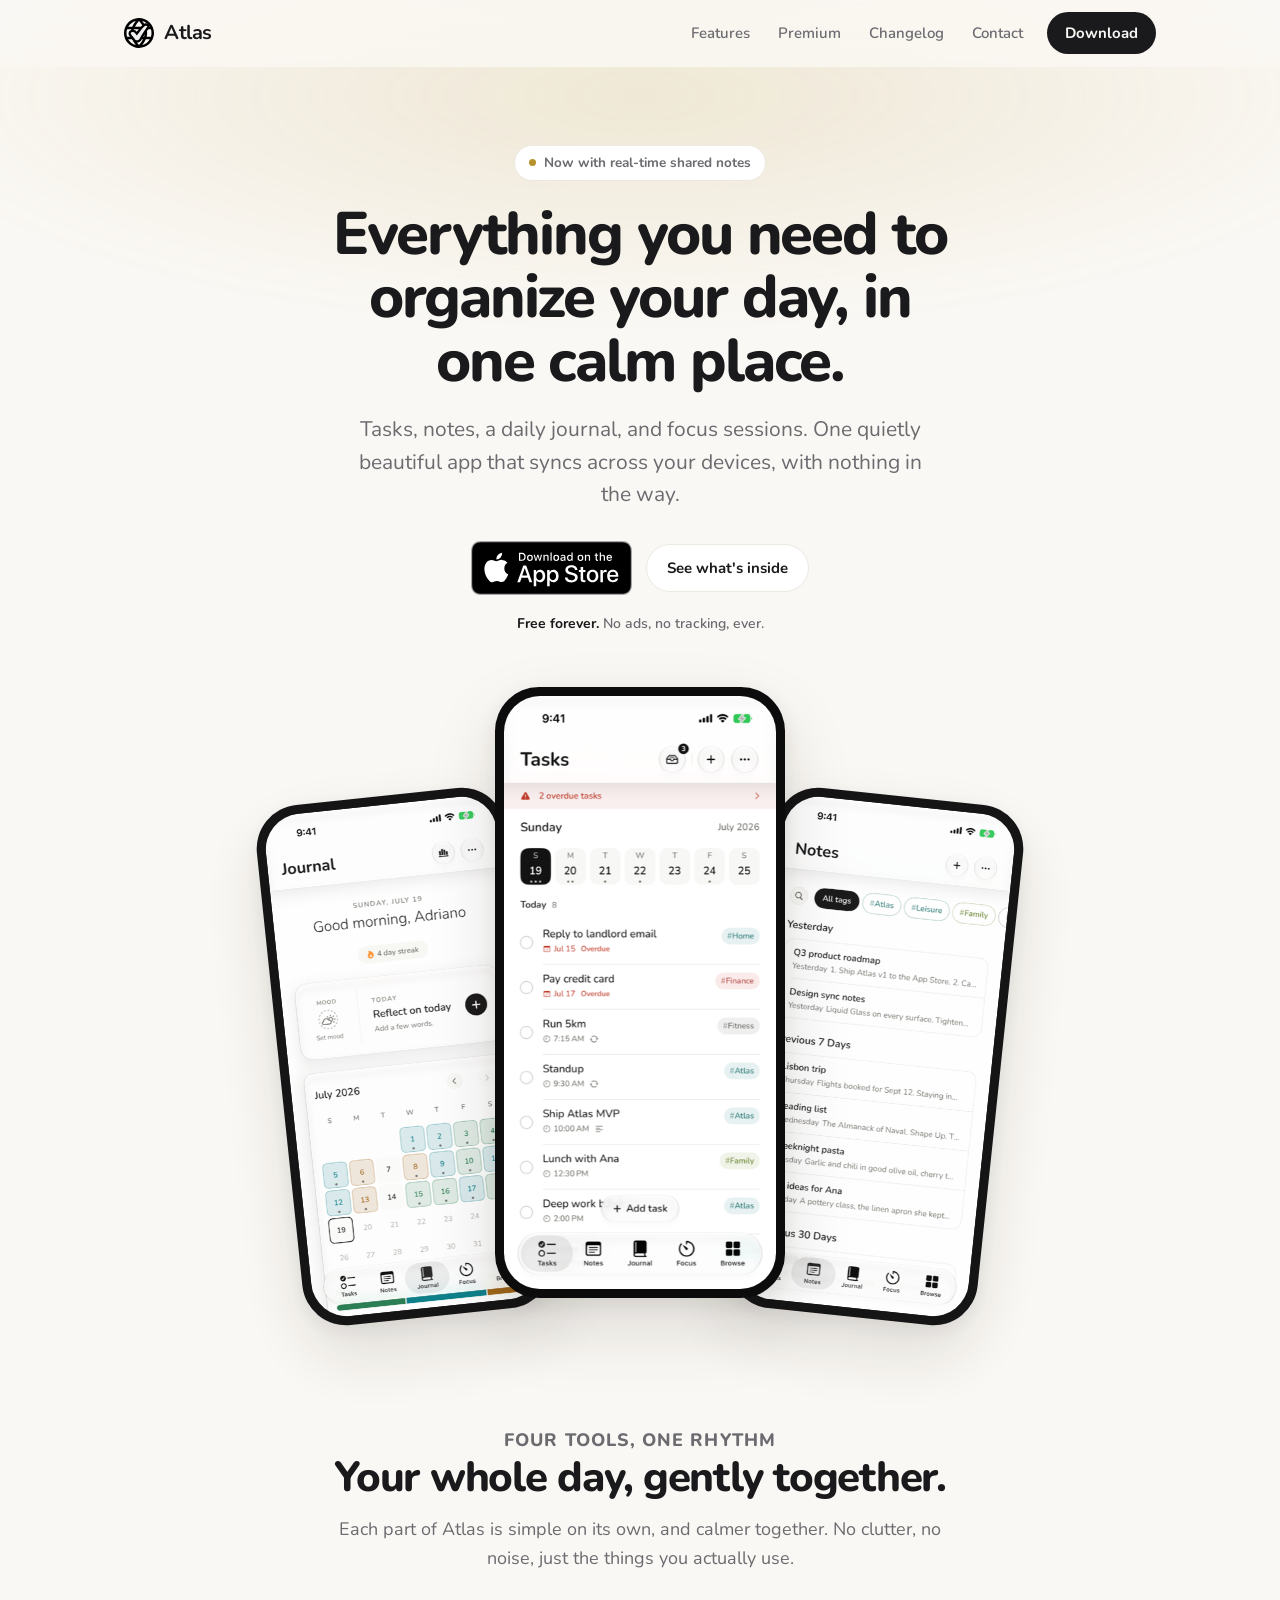
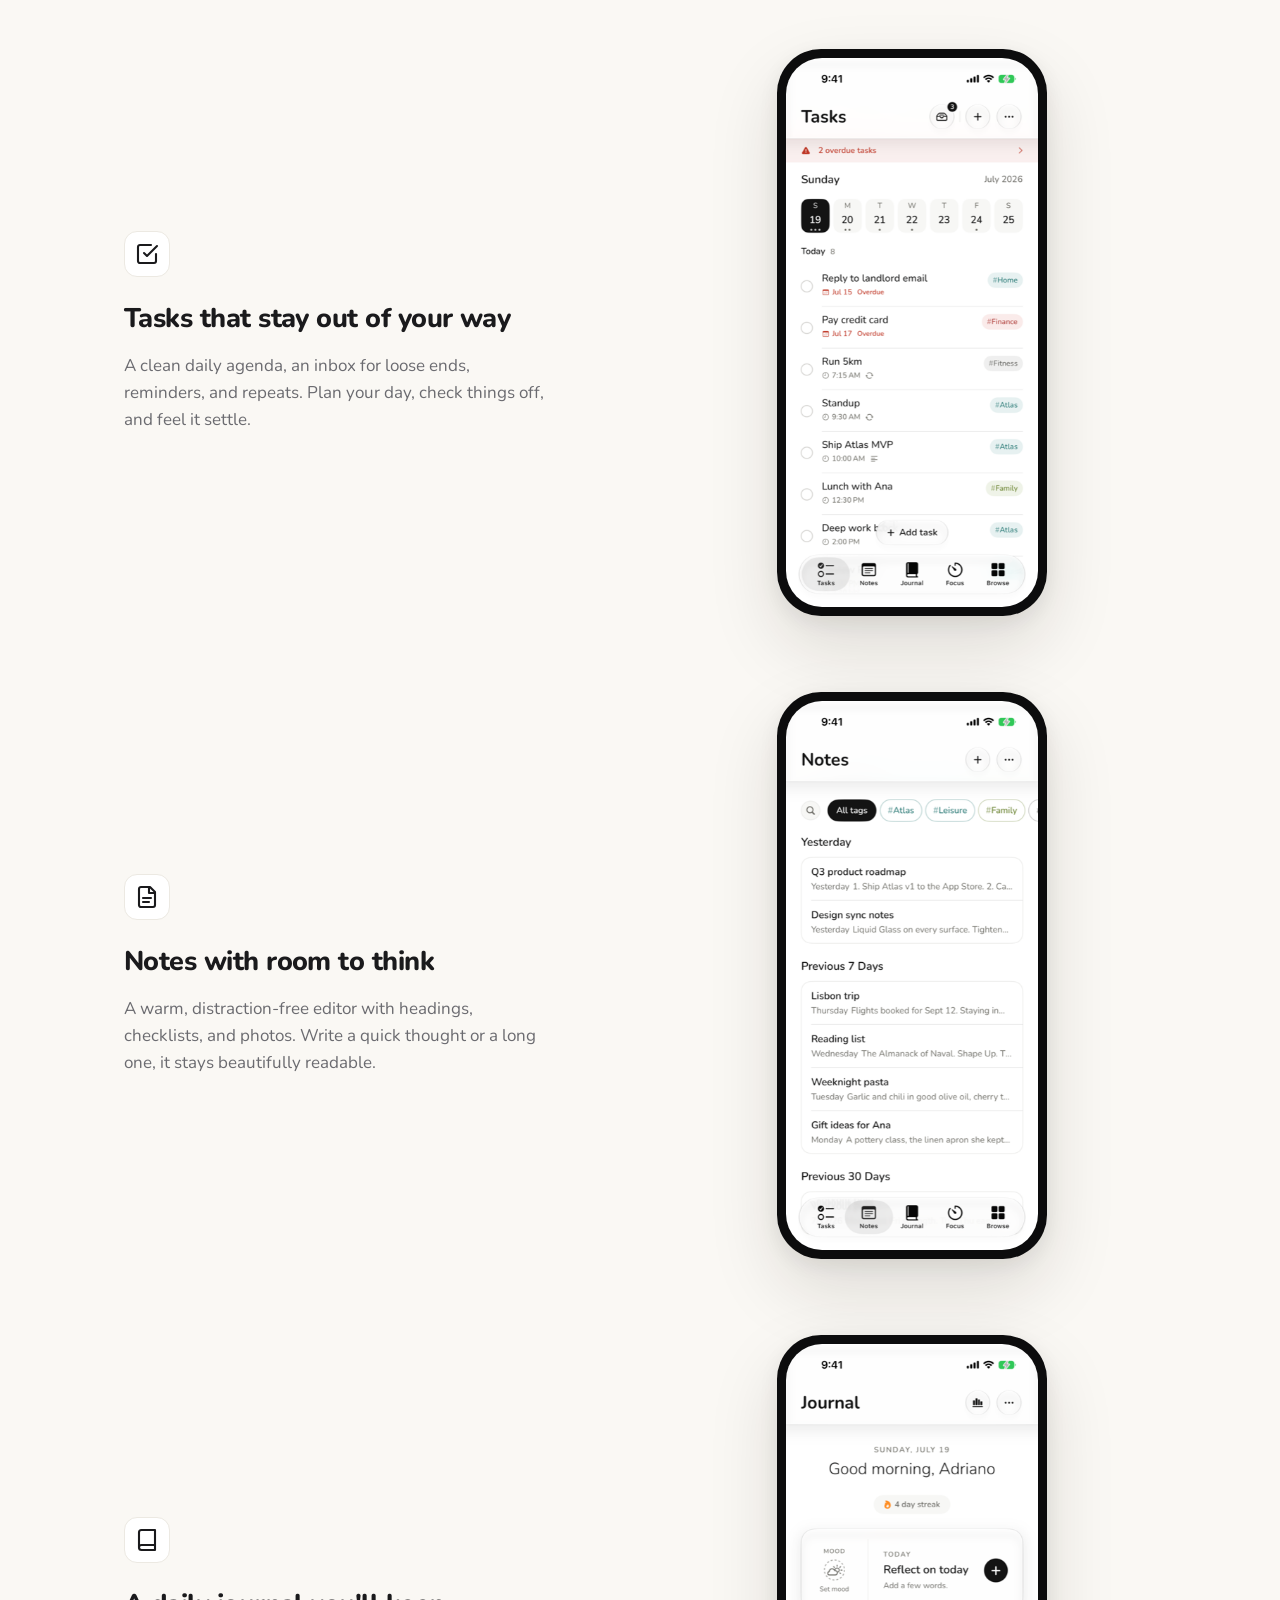
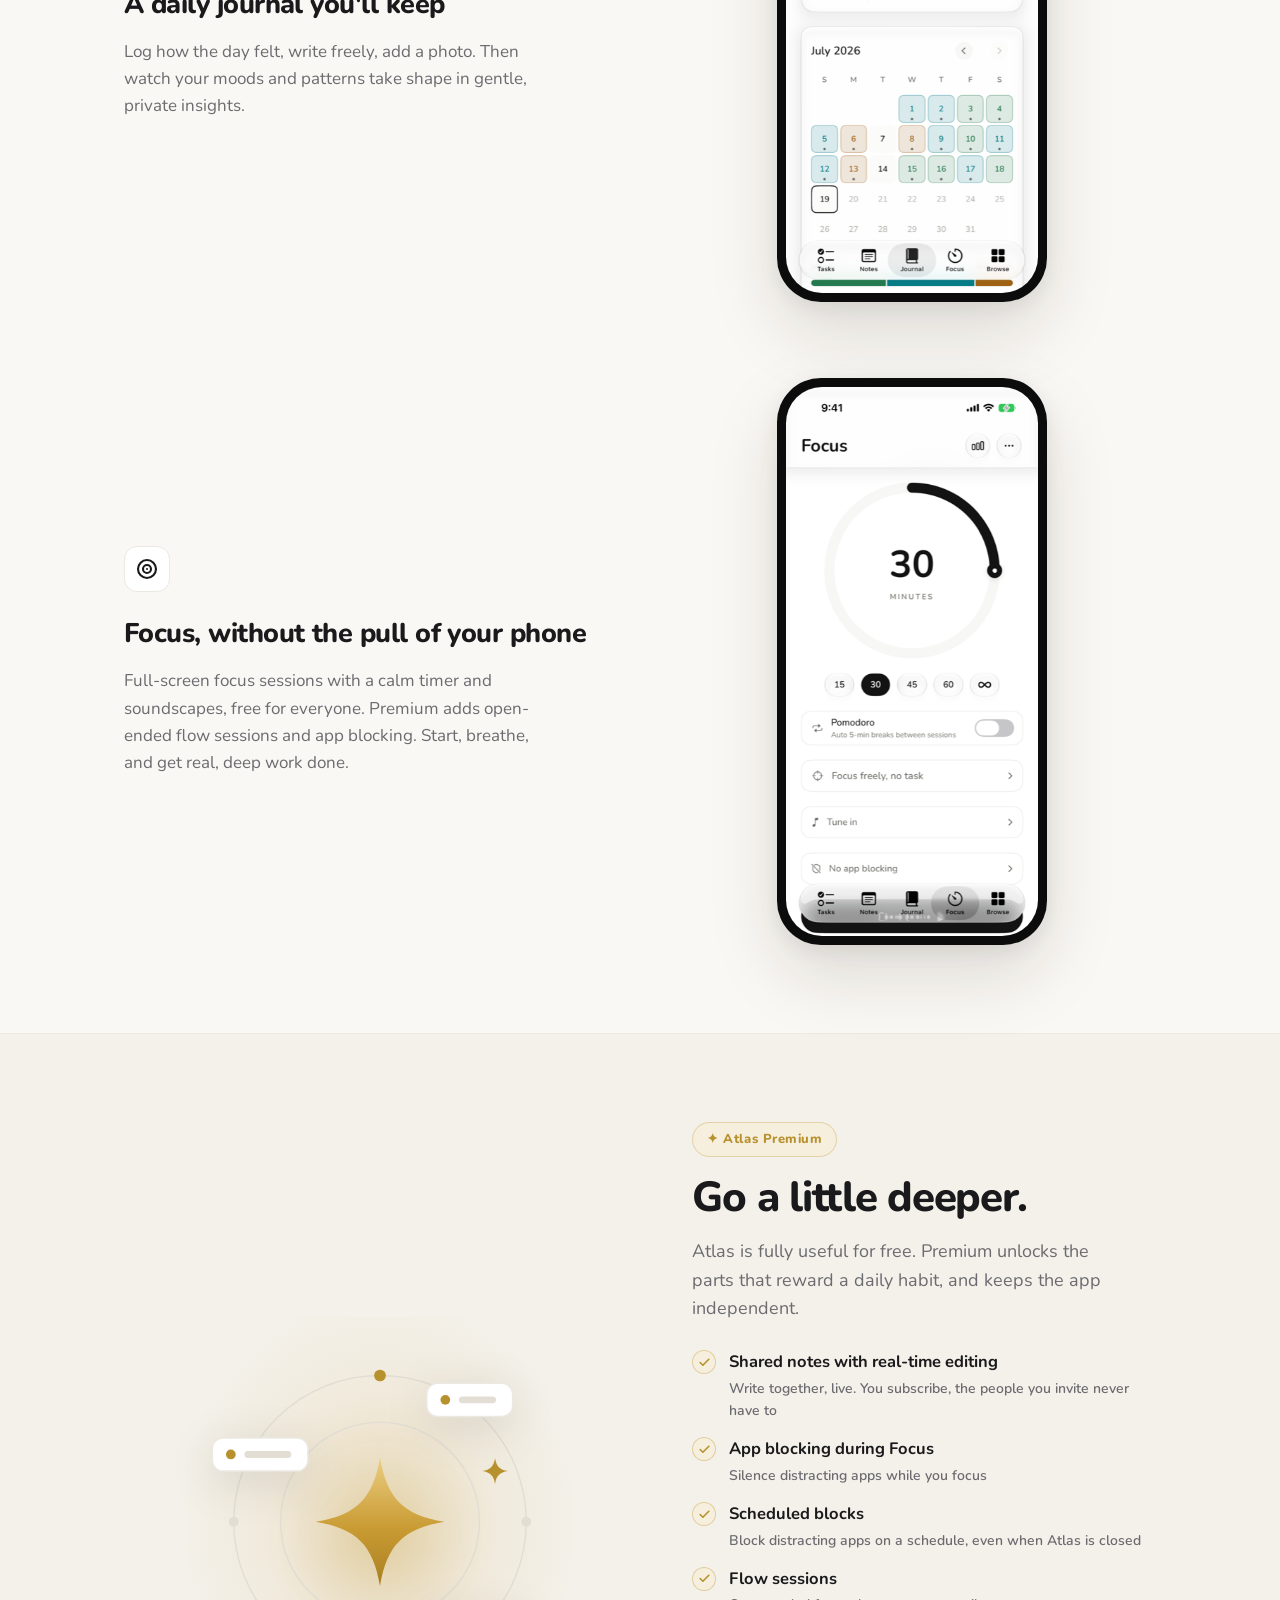
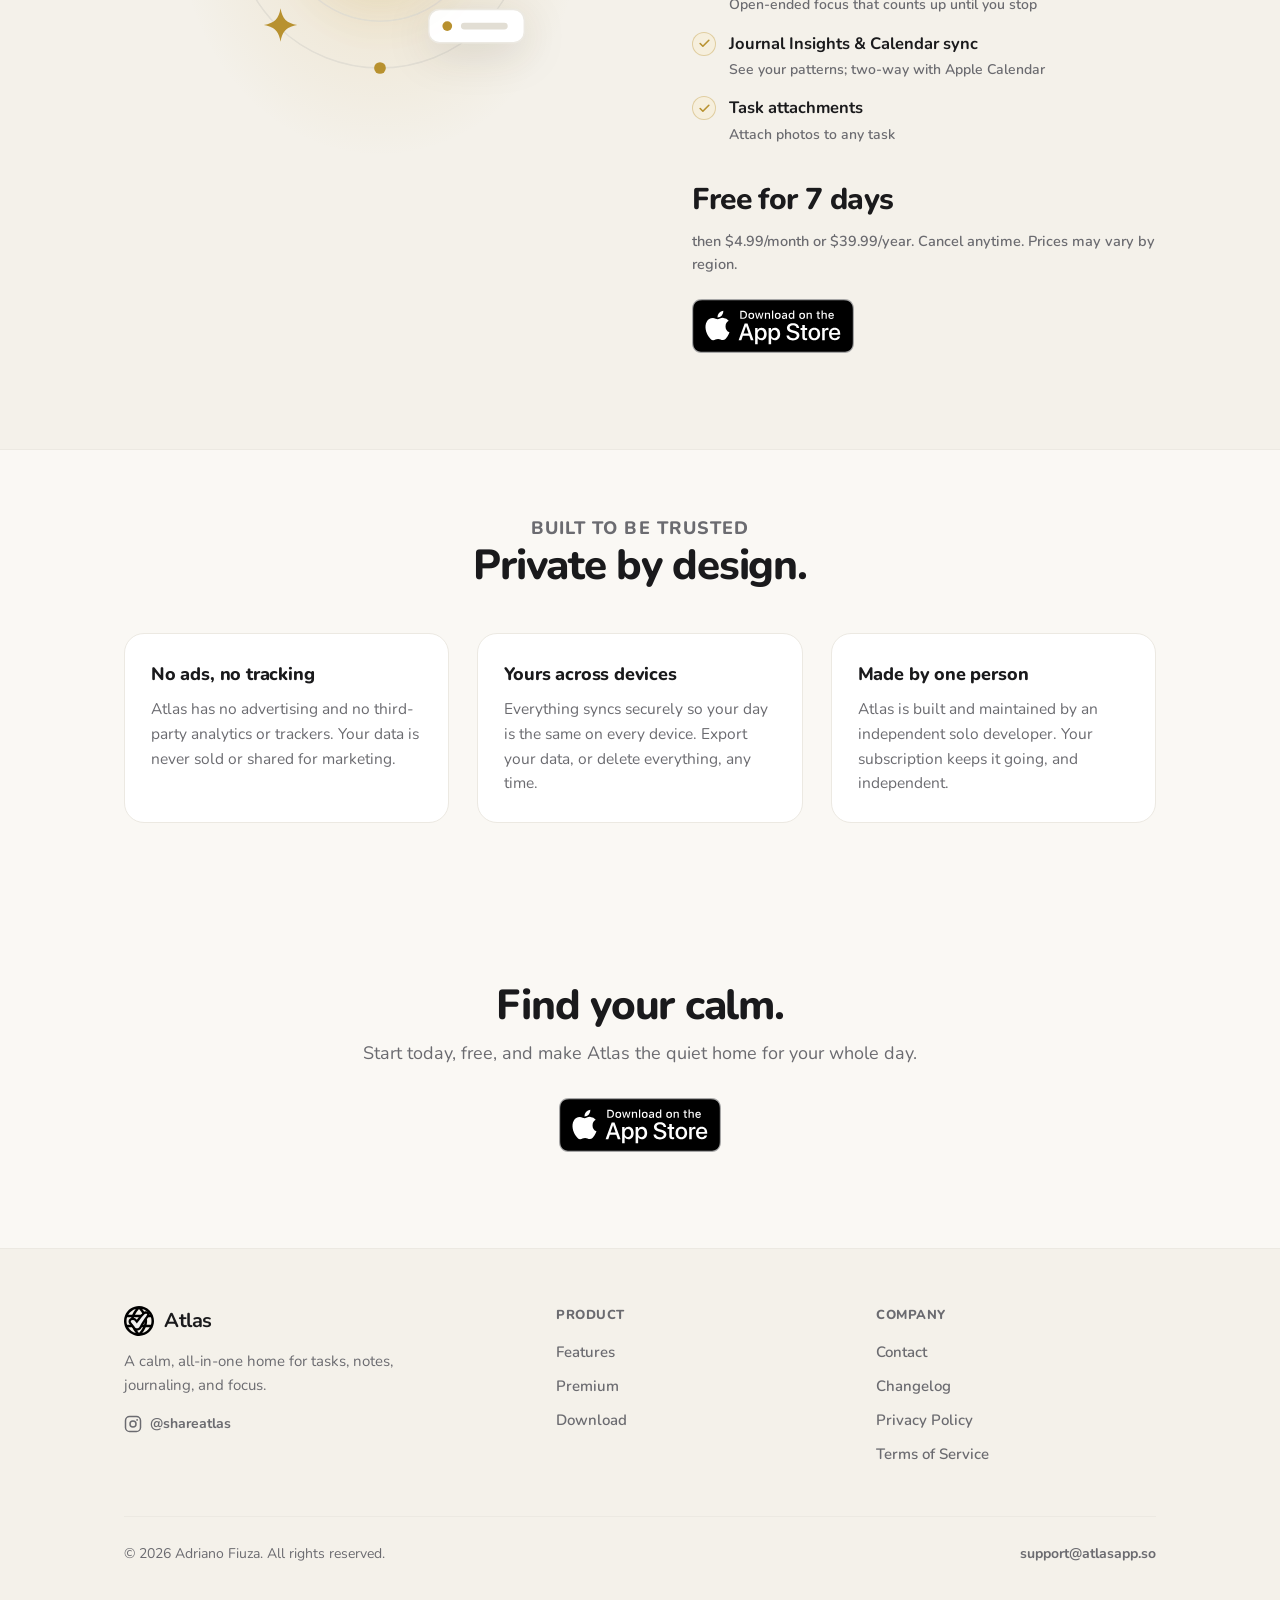
<file: index.html>
<!DOCTYPE html>
<html lang="en">
<head>
<meta charset="utf-8">
<meta name="viewport" content="width=device-width, initial-scale=1">
<title>Atlas — Everything in one calm place</title>
<meta name="description" content="Atlas is a calm, all-in-one home for your day: tasks, notes, a daily journal, and focus sessions. Private, no ads, no tracking, synced across your devices. Free on the App Store.">
<link rel="canonical" href="https://atlasapp.so/">
<meta name="theme-color" content="#faf8f4">
<link rel="icon" href="assets/atlas-logo.svg" type="image/svg+xml">
<link rel="apple-touch-icon" href="assets/atlas-logo.svg">

<!-- Open Graph / social -->
<meta property="og:type" content="website">
<meta property="og:site_name" content="Atlas">
<meta property="og:title" content="Atlas — Everything in one calm place">
<meta property="og:description" content="Tasks, notes, a daily journal, and focus sessions. One calm, private app that syncs across your devices.">
<meta property="og:url" content="https://atlasapp.so/">
<meta property="og:image" content="https://atlasapp.so/assets/og-image.png">
<meta property="og:image:width" content="1200">
<meta property="og:image:height" content="630">
<meta name="twitter:card" content="summary_large_image">
<meta name="twitter:title" content="Atlas — Everything in one calm place">
<meta name="twitter:description" content="Tasks, notes, a daily journal, and focus sessions. One calm, private app that syncs across your devices.">
<meta name="twitter:image" content="https://atlasapp.so/assets/og-image.png">

<link rel="preconnect" href="https://fonts.googleapis.com">
<link rel="preconnect" href="https://fonts.gstatic.com" crossorigin>
<link href="https://fonts.googleapis.com/css2?family=Nunito:ital,wght@0,400;0,500;0,600;0,700;0,800;1,600&display=swap" rel="stylesheet">

<!-- Structured data -->
<script type="application/ld+json">
{
  "@context": "https://schema.org",
  "@type": "SoftwareApplication",
  "name": "Atlas",
  "operatingSystem": "iOS",
  "applicationCategory": "ProductivityApplication",
  "description": "A calm, all-in-one home for tasks, notes, a daily journal, and focus sessions, synced across your devices.",
  "url": "https://atlasapp.so/",
  "downloadUrl": "https://apps.apple.com/app/id6783143182",
  "offers": { "@type": "Offer", "price": "0", "priceCurrency": "USD" },
  "author": { "@type": "Person", "name": "Adriano Fiuza" }
}
</script>

<style>
  :root{
    --bg:#faf8f4; --bg2:#f4f1ea; --card:#ffffff; --text:#1a1a1c; --muted:#6b6b70;
    --border:#ece9e2; --border2:#e2ded4; --gold:#B8912F; --gold-soft:#f6efdd;
    --shadow:0 30px 70px rgba(30,25,15,.13), 0 6px 20px rgba(30,25,15,.07);
  }
  *{ box-sizing:border-box; }
  html{ scroll-behavior:smooth; }
  html,body{ margin:0; }
  body{
    font-family:'Nunito',-apple-system,BlinkMacSystemFont,'Segoe UI',sans-serif;
    background:var(--bg); color:var(--text); line-height:1.6;
    -webkit-font-smoothing:antialiased; overflow-x:clip;
  }
  a{ color:inherit; }
  img{ max-width:100%; }
  .container{ max-width:1080px; margin:0 auto; padding:0 24px; }

  /* ---------- Nav ---------- */
  header.nav{ position:sticky; top:0; z-index:50; background:color-mix(in srgb, var(--bg) 82%, transparent); backdrop-filter:saturate(140%) blur(14px); -webkit-backdrop-filter:saturate(140%) blur(14px); border-bottom:1px solid transparent; transition:border-color .2s; }
  header.nav.scrolled{ border-bottom-color:var(--border); }
  .nav-in{ display:flex; align-items:center; gap:16px; height:66px; }
  .brand{ display:flex; align-items:center; gap:10px; text-decoration:none; font-family:'Nunito',-apple-system,BlinkMacSystemFont,'Segoe UI',sans-serif; font-weight:700; font-size:20px; letter-spacing:-.02em; }
  .brand .mark{ width:30px; height:30px; }
  .nav-links{ display:flex; gap:28px; margin-left:auto; }
  .nav-links a{ text-decoration:none; color:var(--muted); font-weight:600; font-size:15px; transition:color .15s; }
  .nav-links a:hover{ color:var(--text); }
  .btn{ display:inline-flex; align-items:center; gap:8px; font-weight:700; font-size:15px; text-decoration:none; border-radius:100px; padding:11px 20px; transition:transform .12s ease, opacity .15s; white-space:nowrap; }
  .btn:active{ transform:scale(.97); }
  .btn-primary{ background:var(--text); color:var(--bg); }
  .btn-primary:hover{ opacity:.9; }
  .nav .btn{ margin-left:8px; padding:9px 18px; }

  /* ---------- App Store badge ---------- */
  .appstore{ display:inline-flex; align-items:center; gap:11px; background:var(--text); color:var(--bg); border-radius:14px; padding:11px 20px 11px 18px; text-decoration:none; transition:transform .12s ease, opacity .15s; }
  .appstore:active{ transform:scale(.97); }
  .appstore:hover{ opacity:.9; }
  .appstore svg{ width:26px; height:26px; flex:none; }
  .appstore .l1{ font-size:11px; font-weight:600; letter-spacing:.02em; opacity:.85; line-height:1.1; }
  .appstore .l2{ font-size:19px; font-weight:800; letter-spacing:-.01em; line-height:1.15; }
  .appstore-badge{ display:inline-block; line-height:0; transition:transform .12s ease, opacity .15s; }
  .appstore-badge:active{ transform:scale(.97); }
  .appstore-badge:hover{ opacity:.85; }
  .appstore-badge img{ height:54px; width:auto; display:block; }

  /* ---------- Hero ---------- */
  .hero{ position:relative; text-align:center; padding:78px 0 40px; overflow-x:clip; }   /* contain the glow so it can't push page width */
  .hero .glow{ position:absolute; inset:-10% -20% auto -20%; height:520px; background:radial-gradient(60% 60% at 50% 30%, color-mix(in srgb, var(--gold) 16%, transparent), transparent 70%); filter:blur(20px); z-index:0; pointer-events:none; }
  .hero > *{ position:relative; z-index:1; }
  .eyebrow{ display:inline-flex; align-items:center; gap:8px; font-size:13.5px; font-weight:700; color:var(--muted); background:var(--card); border:1px solid var(--border); border-radius:100px; padding:6px 14px; margin-bottom:22px; }
  .eyebrow .dot{ width:7px; height:7px; border-radius:50%; background:var(--gold); }
  h1{ font-size:clamp(34px, 5.4vw, 60px); font-weight:800; letter-spacing:-.035em; line-height:1.06; margin:0 auto 20px; max-width:18ch; }
  .lead{ font-size:clamp(17px, 2.4vw, 21px); color:var(--muted); max-width:44ch; margin:0 auto 30px; line-height:1.55; }
  .cta-row{ display:flex; gap:14px; justify-content:center; align-items:center; flex-wrap:wrap; }
  .cta-note{ margin-top:18px; font-size:14px; color:var(--muted); font-weight:600; }
  .cta-note b{ color:var(--text); font-weight:700; }

  /* phones */
  .phone{ border-radius:44px; background:#0c0c0d; padding:9px; box-shadow:var(--shadow); }
  .phone img{ display:block; width:100%; border-radius:36px; }

  /* Premium illustration */
  .prem-ill{ width:100%; max-width:390px; margin:0 auto; }
  .prem-ill svg{ width:100%; height:auto; display:block; overflow:visible; }
  .pi-ring{ fill:none; stroke:var(--border2); stroke-width:1.5; }
  .pi-dot{ fill:var(--border2); }
  .pi-dot-gold{ fill:var(--gold); }
  .pi-chipbg{ fill:var(--card); stroke:var(--border); stroke-width:1.5; }
  .pi-line{ fill:var(--border2); }
  .pi-chip{ filter:drop-shadow(0 10px 22px rgba(30,25,15,.12)); }
  .pi-star{ filter:drop-shadow(0 16px 36px rgba(184,145,47,.4)); }
  .pi-spark{ fill:var(--gold); }

  .hero-stage{ margin:52px auto 0; max-width:960px; position:relative; display:flex; justify-content:center; align-items:flex-end; gap:0; }
  .hero-stage .phone{ width:250px; }
  .hero-stage .p-main{ width:290px; z-index:2; }
  .hero-stage .p-side{ z-index:1; opacity:.96; }
  .hero-stage .p-l{ transform:translateX(34px) translateY(20px) rotate(-6deg); }
  .hero-stage .p-r{ transform:translateX(-34px) translateY(20px) rotate(6deg); }

  /* ---------- Section shell ---------- */
  section{ padding:88px 0; }
  section[id]{ scroll-margin-top:82px; }   /* land below the sticky navbar on anchor jumps */
  .sec-head{ text-align:center; max-width:640px; margin:0 auto 8px; }
  .kicker{ font-size:14px; font-weight:800; letter-spacing:.06em; text-transform:uppercase; color:var(--gold); margin:0 0 12px; }
  h2{ font-size:clamp(28px, 4vw, 42px); font-weight:800; letter-spacing:-.03em; line-height:1.1; margin:0 0 14px; }
  .sec-head p{ font-size:18px; color:var(--muted); margin:0; }

  /* ---------- Feature rows ---------- */
  .feature{ display:grid; grid-template-columns:1fr 1fr; gap:56px; align-items:center; margin-top:76px; }
  .feature:nth-child(even) .f-media{ order:2; }
  .f-icon{ width:46px; height:46px; border-radius:13px; background:var(--card); border:1px solid var(--border); display:flex; align-items:center; justify-content:center; margin-bottom:20px; }
  .f-icon svg{ width:24px; height:24px; stroke:var(--text); }
  .feature h3{ font-size:27px; font-weight:800; letter-spacing:-.02em; margin:0 0 12px; }
  .feature p{ font-size:17px; color:var(--muted); margin:0; line-height:1.6; max-width:42ch; }
  .f-media{ display:flex; justify-content:center; }
  .f-media .phone{ width:270px; }

  /* ---------- Premium ---------- */
  .premium{ background:var(--bg2); border-top:1px solid var(--border); border-bottom:1px solid var(--border); }
  .prem-grid{ display:grid; grid-template-columns:1.05fr .95fr; gap:56px; align-items:center; }
  .prem-badge{ display:inline-flex; align-items:center; gap:8px; font-size:13px; font-weight:800; letter-spacing:.04em; color:var(--gold); background:var(--gold-soft); border:1px solid color-mix(in srgb, var(--gold) 30%, transparent); border-radius:100px; padding:6px 14px; margin-bottom:18px; }
  .premium h2{ margin-bottom:16px; }
  .premium .sub{ font-size:18px; color:var(--muted); margin:0 0 26px; max-width:40ch; }
  .plist{ list-style:none; margin:0 0 30px; padding:0; display:grid; gap:14px; }
  .plist li{ display:flex; gap:13px; align-items:flex-start; font-size:16.5px; font-weight:700; }
  .plist .chk{ width:24px; height:24px; flex:none; border-radius:50%; background:var(--gold-soft); border:1px solid color-mix(in srgb, var(--gold) 35%, transparent); display:flex; align-items:center; justify-content:center; margin-top:1px; }
  .plist .chk svg{ width:13px; height:13px; stroke:var(--gold); }
  .plist small{ display:block; font-weight:600; color:var(--muted); font-size:14px; margin-top:2px; }
  .price{ display:flex; align-items:baseline; gap:10px; margin-bottom:6px; }
  .price .big{ font-size:30px; font-weight:800; letter-spacing:-.02em; }
  .price-note{ color:var(--muted); font-size:14.5px; font-weight:600; margin:0 0 22px; }

  /* ---------- Trust strip ---------- */
  .trust{ padding:64px 0; }
  .trust-grid{ display:grid; grid-template-columns:repeat(3,1fr); gap:28px; }
  .trust-card{ background:var(--card); border:1px solid var(--border); border-radius:20px; padding:26px; }
  .trust-card h4{ font-size:18px; font-weight:800; margin:0 0 8px; letter-spacing:-.01em; }
  .trust-card p{ margin:0; color:var(--muted); font-size:15.5px; }

  /* ---------- Final CTA ---------- */
  .final{ text-align:center; padding:96px 0; }
  .final h2{ margin-bottom:10px; }
  .final p{ color:var(--muted); font-size:18px; margin:0 0 30px; }

  /* ---------- Footer ---------- */
  footer{ background:var(--bg2); border-top:1px solid var(--border); padding:56px 0 40px; }
  .foot-grid{ display:grid; grid-template-columns:1.4fr 1fr 1fr; gap:40px; margin-bottom:40px; }
  .foot-brand .brand{ margin-bottom:12px; }
  .foot-brand p{ color:var(--muted); font-size:15px; margin:0; max-width:32ch; }
  .foot-brand .social{ display:inline-flex; align-items:center; gap:8px; margin-top:16px; color:var(--muted); text-decoration:none; font-weight:700; font-size:14px; transition:color .16s ease; }
  .foot-brand .social:hover{ color:var(--text); }
  .foot-brand .social svg{ width:18px; height:18px; }
  .foot-col h5{ font-size:13px; font-weight:800; letter-spacing:.04em; text-transform:uppercase; color:var(--muted); margin:0 0 14px; }
  .foot-col a{ display:block; width:fit-content; text-decoration:none; color:var(--muted); font-weight:600; font-size:15px; margin-bottom:10px; transition:color .16s ease, transform .16s ease; }
  .foot-col a:hover{ color:var(--text); transform:translateX(4px); }
.foot-bottom a{ transition:color .15s ease; }
.foot-bottom a:hover{ text-decoration:underline; text-underline-offset:3px; }
  .foot-bottom{ display:flex; justify-content:space-between; align-items:center; gap:16px; padding-top:26px; border-top:1px solid var(--border); color:var(--muted); font-size:14px; flex-wrap:wrap; }

  .mark-dark{ filter:none; }

  /* ---------- Responsive ---------- */
  @media (max-width:820px){
    .nav-links{ display:none; }
    .nav .btn{ margin-left:auto; }   /* no nav links on mobile -> push Download to the right */
    .feature{ grid-template-columns:1fr; gap:32px; margin-top:64px; }
    .feature:nth-child(even) .f-media{ order:0; }
    .f-media .phone{ width:240px; }
    .prem-grid{ grid-template-columns:1fr; gap:36px; }
    .prem-media{ order:2; }
    .trust-grid{ grid-template-columns:1fr; }
    .foot-grid{ grid-template-columns:1fr 1fr; gap:28px; }
    .foot-brand{ grid-column:1 / -1; }
    .hero-stage .p-side{ display:none; }
    .hero-stage .p-main{ width:250px; }
    .hero{ padding-top:30px; }   /* tighten the space under the sticky header on mobile */
    section{ padding:64px 0; }
  }
</style>
</head>
<body>

<header class="nav" id="nav">
  <div class="container nav-in">
    <a class="brand" href="/"><img class="mark mark-dark" src="assets/atlas-logo.svg" alt="Atlas logo">Atlas</a>
    <nav class="nav-links">
      <a href="#features">Features</a>
      <a href="#premium">Premium</a>
      <a href="changelog.html">Changelog</a>
      <a href="contact.html">Contact</a>
    </nav>
    <a class="btn btn-primary" href="https://apps.apple.com/app/id6783143182" target="_blank" rel="noopener">Download</a>
  </div>
</header>

<main>
  <!-- HERO -->
  <section class="hero">
    <div class="glow"></div>
    <div class="container">
      <span class="eyebrow"><span class="dot"></span>Now with real-time shared notes</span>
      <h1>Everything you need to organize your day, in one calm place.</h1>
      <p class="lead">Tasks, notes, a daily journal, and focus sessions. One quietly beautiful app that syncs across your devices, with nothing in the way.</p>
      <div class="cta-row">
        <a class="appstore-badge" href="https://apps.apple.com/app/id6783143182" target="_blank" rel="noopener" aria-label="Download Atlas on the App Store">
          <picture>
            <img src="assets/appstore-black.svg" alt="Download on the App Store" height="54" width="162">
          </picture>
        </a>
        <a class="btn" style="border:1px solid var(--border); color:var(--text); background:var(--card);" href="#features">See what's inside</a>
      </div>
      <p class="cta-note"><b>Free forever.</b> No ads, no tracking, ever.</p>
    </div>

    <div class="hero-stage">
      <div class="phone p-side p-l"><img src="assets/raw/journal.png" alt="Atlas journal" loading="lazy"></div>
      <div class="phone p-main"><img src="assets/raw/tasks.png" alt="Atlas tasks and agenda"></div>
      <div class="phone p-side p-r"><img src="assets/raw/notes.png" alt="Atlas notes" loading="lazy"></div>
    </div>
  </section>

  <!-- FEATURES -->
  <section id="features">
    <div class="container">
      <div class="sec-head">
        <p class="kicker">Four tools, one rhythm</p>
        <h2>Your whole day, gently together.</h2>
        <p>Each part of Atlas is simple on its own, and calmer together. No clutter, no noise, just the things you actually use.</p>
      </div>

      <!-- Tasks -->
      <div class="feature">
        <div class="f-text">
          <div class="f-icon"><svg viewBox="0 0 24 24" fill="none" stroke-width="2.1" stroke-linecap="round" stroke-linejoin="round"><path d="M9 11l3 3L22 4"/><path d="M21 12v7a2 2 0 0 1-2 2H5a2 2 0 0 1-2-2V5a2 2 0 0 1 2-2h11"/></svg></div>
          <h3>Tasks that stay out of your way</h3>
          <p>A clean daily agenda, an inbox for loose ends, reminders, and repeats. Plan your day, check things off, and feel it settle.</p>
        </div>
        <div class="f-media"><div class="phone"><img src="assets/raw/tasks.png" alt="Atlas tasks" loading="lazy"></div></div>
      </div>

      <!-- Notes -->
      <div class="feature">
        <div class="f-text">
          <div class="f-icon"><svg viewBox="0 0 24 24" fill="none" stroke-width="2.1" stroke-linecap="round" stroke-linejoin="round"><path d="M4 4a2 2 0 0 1 2-2h9l5 5v13a2 2 0 0 1-2 2H6a2 2 0 0 1-2-2z"/><path d="M14 2v6h6M8 13h8M8 17h6"/></svg></div>
          <h3>Notes with room to think</h3>
          <p>A warm, distraction-free editor with headings, checklists, and photos. Write a quick thought or a long one, it stays beautifully readable.</p>
        </div>
        <div class="f-media"><div class="phone"><img src="assets/raw/notes.png" alt="Atlas notes editor" loading="lazy"></div></div>
      </div>

      <!-- Journal -->
      <div class="feature">
        <div class="f-text">
          <div class="f-icon"><svg viewBox="0 0 24 24" fill="none" stroke-width="2.1" stroke-linecap="round" stroke-linejoin="round"><path d="M4 19.5A2.5 2.5 0 0 1 6.5 17H20"/><path d="M6.5 2H20v20H6.5A2.5 2.5 0 0 1 4 19.5v-15A2.5 2.5 0 0 1 6.5 2z"/></svg></div>
          <h3>A daily journal you'll keep</h3>
          <p>Log how the day felt, write freely, add a photo. Then watch your moods and patterns take shape in gentle, private insights.</p>
        </div>
        <div class="f-media"><div class="phone"><img src="assets/raw/journal.png" alt="Atlas journal" loading="lazy"></div></div>
      </div>

      <!-- Focus -->
      <div class="feature">
        <div class="f-text">
          <div class="f-icon"><svg viewBox="0 0 24 24" fill="none" stroke-width="2.1" stroke-linecap="round" stroke-linejoin="round"><circle cx="12" cy="12" r="9"/><circle cx="12" cy="12" r="4"/><circle cx="12" cy="12" r="1" fill="currentColor" stroke="none"/></svg></div>
          <h3>Focus, without the pull of your phone</h3>
          <p>Full-screen focus sessions with a calm timer and soundscapes, free for everyone. Premium adds open-ended flow sessions and app blocking. Start, breathe, and get real, deep work done.</p>
        </div>
        <div class="f-media"><div class="phone"><img src="assets/raw/focus.png" alt="Atlas focus session" loading="lazy"></div></div>
      </div>
    </div>
  </section>

  <!-- PREMIUM -->
  <section id="premium" class="premium">
    <div class="container prem-grid">
      <div class="prem-media f-media">
        <div class="prem-ill" aria-hidden="true">
          <svg viewBox="0 0 400 460" xmlns="http://www.w3.org/2000/svg">
            <defs>
              <radialGradient id="pGlow" cx="50%" cy="46%" r="52%">
                <stop offset="0%" stop-color="#D9B45B" stop-opacity="0.34"/>
                <stop offset="55%" stop-color="#C89A3A" stop-opacity="0.08"/>
                <stop offset="100%" stop-color="#B8912F" stop-opacity="0"/>
              </radialGradient>
              <linearGradient id="pStar" x1="0" y1="0" x2="0" y2="1">
                <stop offset="0%" stop-color="#EBCE82"/>
                <stop offset="55%" stop-color="#C99B33"/>
                <stop offset="100%" stop-color="#A97F22"/>
              </linearGradient>
            </defs>
            <rect width="400" height="460" fill="url(#pGlow)"/>
            <circle cx="200" cy="210" r="150" class="pi-ring"/>
            <circle cx="200" cy="210" r="102" class="pi-ring"/>
            <circle cx="200" cy="60"  r="6" class="pi-dot-gold"/>
            <circle cx="350" cy="210" r="5" class="pi-dot"/>
            <circle cx="50"  cy="210" r="5" class="pi-dot"/>
            <circle cx="200" cy="360" r="6" class="pi-dot-gold"/>
            <g class="pi-chip" transform="translate(28,124)">
              <rect class="pi-chipbg" width="98" height="34" rx="11"/>
              <circle cx="19" cy="17" r="5" class="pi-dot-gold"/>
              <rect class="pi-line" x="33" y="13.5" width="48" height="7" rx="3.5"/>
            </g>
            <g class="pi-chip" transform="translate(248,68)">
              <rect class="pi-chipbg" width="88" height="34" rx="11"/>
              <circle cx="19" cy="17" r="5" class="pi-dot-gold"/>
              <rect class="pi-line" x="33" y="13.5" width="38" height="7" rx="3.5"/>
            </g>
            <g class="pi-chip" transform="translate(250,300)">
              <rect class="pi-chipbg" width="98" height="34" rx="11"/>
              <circle cx="19" cy="17" r="5" class="pi-dot-gold"/>
              <rect class="pi-line" x="33" y="13.5" width="48" height="7" rx="3.5"/>
            </g>
            <path class="pi-star" fill="url(#pStar)" transform="translate(200,210)"
                  d="M0,-66 C7,-24 24,-7 66,0 C24,7 7,24 0,66 C-7,24 -24,7 -66,0 C-24,-7 -7,-24 0,-66 Z"/>
            <path class="pi-spark" transform="translate(98,316) scale(0.26)"
                  d="M0,-66 C7,-24 24,-7 66,0 C24,7 7,24 0,66 C-7,24 -24,7 -66,0 C-24,-7 -7,-24 0,-66 Z"/>
            <path class="pi-spark" transform="translate(318,158) scale(0.2)"
                  d="M0,-66 C7,-24 24,-7 66,0 C24,7 7,24 0,66 C-7,24 -24,7 -66,0 C-24,-7 -7,-24 0,-66 Z"/>
          </svg>
        </div>
      </div>
      <div class="prem-text">
        <span class="prem-badge">✦ Atlas Premium</span>
        <h2>Go a little deeper.</h2>
        <p class="sub">Atlas is fully useful for free. Premium unlocks the parts that reward a daily habit, and keeps the app independent.</p>
        <ul class="plist">
          <li><span class="chk"><svg viewBox="0 0 24 24" fill="none" stroke-width="3" stroke-linecap="round" stroke-linejoin="round"><path d="M20 6L9 17l-5-5"/></svg></span><span>Shared notes with real-time editing<small>Write together, live. You subscribe, the people you invite never have to</small></span></li>
          <li><span class="chk"><svg viewBox="0 0 24 24" fill="none" stroke-width="3" stroke-linecap="round" stroke-linejoin="round"><path d="M20 6L9 17l-5-5"/></svg></span><span>App blocking during Focus<small>Silence distracting apps while you focus</small></span></li>
          <li><span class="chk"><svg viewBox="0 0 24 24" fill="none" stroke-width="3" stroke-linecap="round" stroke-linejoin="round"><path d="M20 6L9 17l-5-5"/></svg></span><span>Scheduled blocks<small>Block distracting apps on a schedule, even when Atlas is closed</small></span></li>
          <li><span class="chk"><svg viewBox="0 0 24 24" fill="none" stroke-width="3" stroke-linecap="round" stroke-linejoin="round"><path d="M20 6L9 17l-5-5"/></svg></span><span>Flow sessions<small>Open-ended focus that counts up until you stop</small></span></li>
          <li><span class="chk"><svg viewBox="0 0 24 24" fill="none" stroke-width="3" stroke-linecap="round" stroke-linejoin="round"><path d="M20 6L9 17l-5-5"/></svg></span><span>Journal Insights &amp; Calendar sync<small>See your patterns; two-way with Apple Calendar</small></span></li>
          <li><span class="chk"><svg viewBox="0 0 24 24" fill="none" stroke-width="3" stroke-linecap="round" stroke-linejoin="round"><path d="M20 6L9 17l-5-5"/></svg></span><span>Task attachments<small>Attach photos to any task</small></span></li>
        </ul>
        <div class="price"><span class="big">Free for 7 days</span></div>
        <p class="price-note">then $4.99/month or $39.99/year. Cancel anytime. Prices may vary by region.</p>
        <a class="appstore-badge" href="https://apps.apple.com/app/id6783143182" target="_blank" rel="noopener" aria-label="Download Atlas on the App Store">
          <picture>
            <img src="assets/appstore-black.svg" alt="Download on the App Store" height="54" width="162">
          </picture>
        </a>
      </div>
    </div>
  </section>

  <!-- TRUST -->
  <section class="trust">
    <div class="container">
      <div class="sec-head" style="margin-bottom:44px;">
        <p class="kicker">Built to be trusted</p>
        <h2>Private by design.</h2>
      </div>
      <div class="trust-grid">
        <div class="trust-card"><h4>No ads, no tracking</h4><p>Atlas has no advertising and no third-party analytics or trackers. Your data is never sold or shared for marketing.</p></div>
        <div class="trust-card"><h4>Yours across devices</h4><p>Everything syncs securely so your day is the same on every device. Export your data, or delete everything, any time.</p></div>
        <div class="trust-card"><h4>Made by one person</h4><p>Atlas is built and maintained by an independent solo developer. Your subscription keeps it going, and independent.</p></div>
      </div>
    </div>
  </section>

  <!-- FINAL CTA -->
  <section class="final">
    <div class="container">
      <h2>Find your calm.</h2>
      <p>Start today, free, and make Atlas the quiet home for your whole day.</p>
      <div class="cta-row">
        <a class="appstore-badge" href="https://apps.apple.com/app/id6783143182" target="_blank" rel="noopener" aria-label="Download Atlas on the App Store">
          <picture>
            <img src="assets/appstore-black.svg" alt="Download on the App Store" height="54" width="162">
          </picture>
        </a>
      </div>
    </div>
  </section>
</main>

<footer>
  <div class="container">
    <div class="foot-grid">
      <div class="foot-brand">
        <a class="brand" href="/"><img class="mark mark-dark" src="assets/atlas-logo.svg" alt="Atlas logo">Atlas</a>
        <p>A calm, all-in-one home for tasks, notes, journaling, and focus.</p>
        <a class="social" href="https://instagram.com/shareatlas" target="_blank" rel="noopener" aria-label="Atlas on Instagram">
          <svg viewBox="0 0 24 24" fill="none" stroke="currentColor" stroke-width="2" stroke-linecap="round" stroke-linejoin="round"><rect x="2" y="2" width="20" height="20" rx="5.5"/><circle cx="12" cy="12" r="4"/><circle cx="17.5" cy="6.5" r="1.2" fill="currentColor" stroke="none"/></svg>
          <span>@shareatlas</span>
        </a>
      </div>
      <div class="foot-col">
        <h5>Product</h5>
        <a href="#features">Features</a>
        <a href="#premium">Premium</a>
        <a href="https://apps.apple.com/app/id6783143182" target="_blank" rel="noopener">Download</a>
      </div>
      <div class="foot-col">
        <h5>Company</h5>
        <a href="contact.html">Contact</a>
        <a href="changelog.html">Changelog</a>
        <a href="privacy.html">Privacy Policy</a>
        <a href="terms.html">Terms of Service</a>
      </div>
    </div>
    <div class="foot-bottom">
      <span>© 2026 Adriano Fiuza. All rights reserved.</span>
      <a href="mailto:support@atlasapp.so" style="text-decoration:none; font-weight:700;">support@atlasapp.so</a>
    </div>
  </div>
</footer>

<script>
  var nav=document.getElementById('nav');
  addEventListener('scroll',function(){ nav.classList.toggle('scrolled', scrollY>8); },{passive:true});
</script>
<script src="assets/site.js"></script>
</body>
</html>
</file>
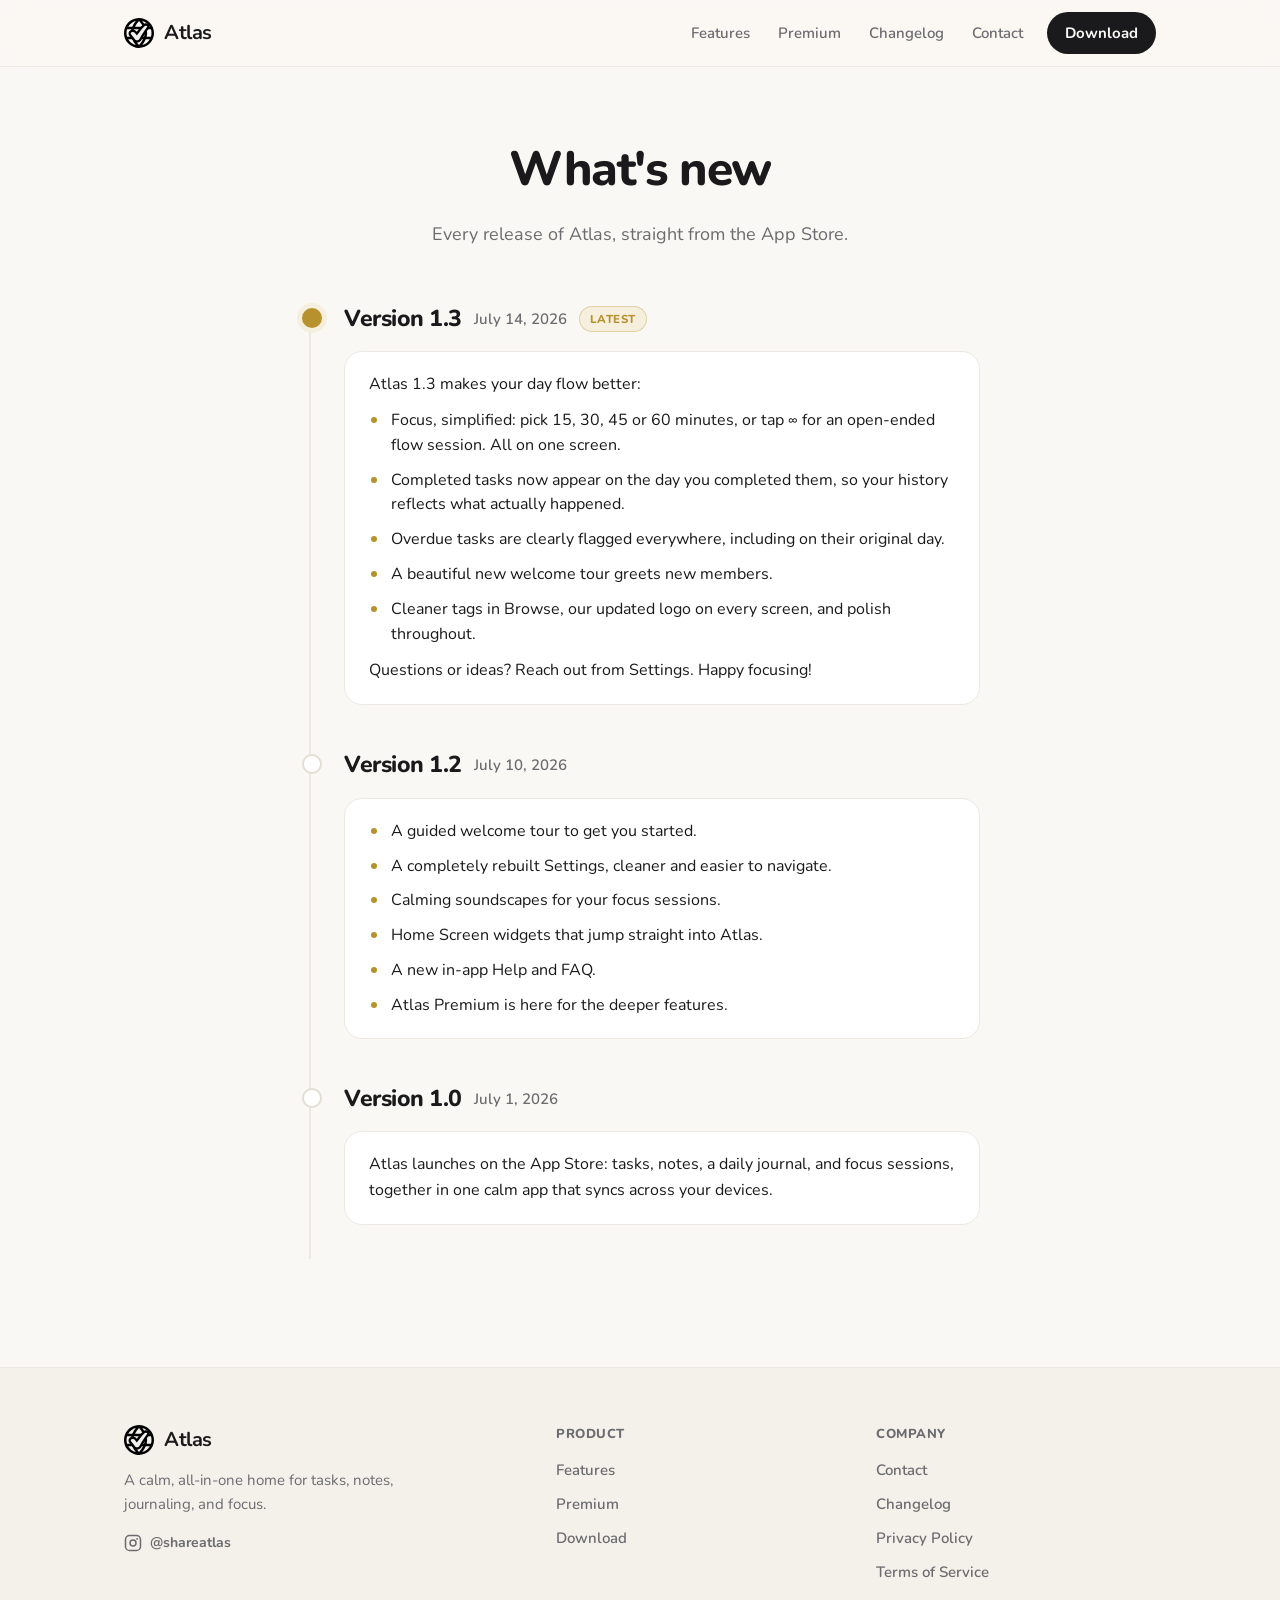
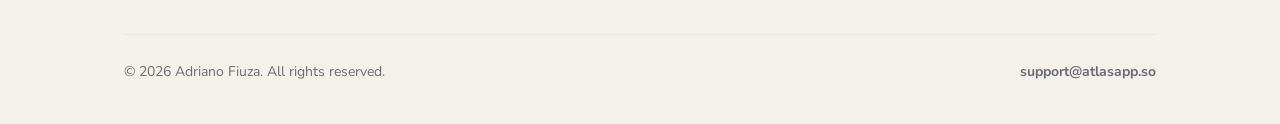
<file: changelog.html>
<!DOCTYPE html>
<html lang="en">
<head>
<meta charset="utf-8">
<meta name="viewport" content="width=device-width, initial-scale=1">
<title>Changelog — Atlas</title>
<meta name="description" content="What's new in Atlas. Release notes for every version shipped to the App Store.">
<link rel="canonical" href="https://atlasapp.so/changelog.html">
<meta name="theme-color" content="#faf8f4">
<link rel="icon" href="assets/atlas-logo.svg" type="image/svg+xml">
<meta property="og:title" content="Changelog — Atlas">
<meta property="og:description" content="What's new in Atlas. Release notes for every version.">
<meta property="og:url" content="https://atlasapp.so/changelog.html">
<meta property="og:image" content="https://atlasapp.so/assets/og-image.png">
<meta name="twitter:card" content="summary_large_image">
<link rel="preconnect" href="https://fonts.googleapis.com">
<link rel="preconnect" href="https://fonts.gstatic.com" crossorigin>
<link href="https://fonts.googleapis.com/css2?family=Nunito:ital,wght@0,400;0,500;0,600;0,700;0,800;1,600&display=swap" rel="stylesheet">
<link rel="stylesheet" href="assets/site.css">
<style>
  main.container{ padding:64px 24px 20px; }   /* beat .container's padding so the title clears the navbar */
  .head{ text-align:center; max-width:600px; margin:0 auto 8px; }
  .head h1{ font-size:clamp(32px,5vw,48px); font-weight:800; letter-spacing:-.03em; margin:0 0 12px; }
  .head p{ font-size:18px; color:var(--muted); margin:0; }
  .timeline{ max-width:680px; margin:52px auto 0; position:relative; }
  .timeline::before{ content:""; position:absolute; left:9px; top:8px; bottom:8px; width:2px; background:var(--border); }
  .release{ position:relative; padding:0 0 42px 44px; }
  .release::before{ content:""; position:absolute; left:2px; top:7px; width:16px; height:16px; border-radius:50%; background:var(--card); border:2px solid var(--border2); }
  .release.latest::before{ background:var(--gold); border-color:var(--gold); box-shadow:0 0 0 5px var(--gold-soft); }
  .rel-head{ display:flex; align-items:center; gap:12px; flex-wrap:wrap; margin-bottom:14px; }
  .ver{ font-size:23px; font-weight:800; letter-spacing:-.02em; }
  .date{ color:var(--muted); font-size:15px; font-weight:600; }
  .tag-latest{ font-size:11.5px; font-weight:800; letter-spacing:.04em; text-transform:uppercase; color:var(--gold); background:var(--gold-soft); border:1px solid color-mix(in srgb, var(--gold) 32%, transparent); border-radius:100px; padding:3px 10px; }
  .rel-notes{ background:var(--card); border:1px solid var(--border); border-radius:18px; padding:20px 24px; }
  .rel-notes p{ margin:0 0 10px; line-height:1.6; }
  .rel-notes p:last-child{ margin-bottom:0; }
  .rel-notes ul{ margin:0; padding:0; list-style:none; display:grid; gap:10px; }
  .rel-notes li{ position:relative; padding-left:22px; line-height:1.55; }
  .rel-notes li::before{ content:""; position:absolute; left:2px; top:9px; width:6px; height:6px; border-radius:50%; background:var(--gold); }
  .rel-notes p + ul{ margin-top:10px; }
  .rel-notes ul + p{ margin-top:12px; }
  .state{ text-align:center; color:var(--muted); padding:60px 0; font-weight:600; }
  @media (max-width:820px){ .release{ padding-left:40px; } }
</style>
</head>
<body>

<header class="nav">
  <div class="container nav-in">
    <a class="brand" href="/"><img class="mark mark-dark" src="assets/atlas-logo.svg" alt="Atlas logo">Atlas</a>
    <nav class="nav-links">
      <a href="index.html#features">Features</a>
      <a href="index.html#premium">Premium</a>
      <a href="changelog.html">Changelog</a>
      <a href="contact.html">Contact</a>
    </nav>
    <a class="btn btn-primary" href="https://apps.apple.com/app/id6783143182" target="_blank" rel="noopener">Download</a>
  </div>
</header>

<main class="container">
  <div class="head">
    <h1>What's new</h1>
    <p>Every release of Atlas, straight from the App Store.</p>
  </div>
  <div class="timeline" id="timeline">
    <div class="state" id="state">Loading releases…</div>
  </div>
</main>

<footer>
  <div class="container">
    <div class="foot-grid">
      <div class="foot-brand">
        <a class="brand" href="/"><img class="mark mark-dark" src="assets/atlas-logo.svg" alt="Atlas logo">Atlas</a>
        <p>A calm, all-in-one home for tasks, notes, journaling, and focus.</p>
        <a class="social" href="https://instagram.com/shareatlas" target="_blank" rel="noopener" aria-label="Atlas on Instagram">
          <svg viewBox="0 0 24 24" fill="none" stroke="currentColor" stroke-width="2" stroke-linecap="round" stroke-linejoin="round"><rect x="2" y="2" width="20" height="20" rx="5.5"/><circle cx="12" cy="12" r="4"/><circle cx="17.5" cy="6.5" r="1.2" fill="currentColor" stroke="none"/></svg>
          <span>@shareatlas</span>
        </a>
      </div>
      <div class="foot-col">
        <h5>Product</h5>
        <a href="index.html#features">Features</a>
        <a href="index.html#premium">Premium</a>
        <a href="https://apps.apple.com/app/id6783143182" target="_blank" rel="noopener">Download</a>
      </div>
      <div class="foot-col">
        <h5>Company</h5>
        <a href="contact.html">Contact</a>
        <a href="changelog.html">Changelog</a>
        <a href="privacy.html">Privacy Policy</a>
        <a href="terms.html">Terms of Service</a>
      </div>
    </div>
    <div class="foot-bottom">
      <span>© 2026 Adriano Fiuza. All rights reserved.</span>
      <a href="mailto:support@atlasapp.so" style="text-decoration:none; font-weight:700;">support@atlasapp.so</a>
    </div>
  </div>
</footer>

<script>
  var esc = function (s) { var d = document.createElement('div'); d.textContent = s; return d.innerHTML; };
  var fmtDate = function (iso) {
    var d = new Date(iso + 'T00:00:00');
    if (isNaN(d)) return iso;
    return d.toLocaleDateString('en-US', { month: 'long', day: 'numeric', year: 'numeric' });
  };
  // Render App Store release notes (bullet lines start with •) into paragraphs + lists.
  function renderNotes(text) {
    var lines = String(text).split('\n'), html = '', bullets = [];
    var flush = function () { if (bullets.length) { html += '<ul>' + bullets.map(function (b) { return '<li>' + esc(b) + '</li>'; }).join('') + '</ul>'; bullets = []; } };
    lines.forEach(function (raw) {
      var line = raw.trim();
      if (!line) return;
      if (line[0] === '•' || line[0] === '-' || line[0] === '*') { bullets.push(line.replace(/^[•\-\*]\s*/, '')); }
      else { flush(); html += '<p>' + esc(line) + '</p>'; }
    });
    flush();
    return html;
  }
  fetch('changelog.json', { cache: 'no-store' })
    .then(function (r) { if (!r.ok) throw 0; return r.json(); })
    .then(function (data) {
      var entries = (data.entries || []);
      var tl = document.getElementById('timeline');
      if (!entries.length) { document.getElementById('state').textContent = 'No releases yet.'; return; }
      tl.innerHTML = entries.map(function (e, i) {
        return '<article class="release' + (i === 0 ? ' latest' : '') + '">' +
          '<div class="rel-head">' +
            '<span class="ver">Version ' + esc(e.version) + '</span>' +
            '<span class="date">' + esc(fmtDate(e.date)) + '</span>' +
            (i === 0 ? '<span class="tag-latest">Latest</span>' : '') +
          '</div>' +
          '<div class="rel-notes">' + renderNotes(e.notes) + '</div>' +
        '</article>';
      }).join('');
    })
    .catch(function () {
      document.getElementById('state').innerHTML = 'Couldn’t load the changelog. See the latest on the <a href="https://apps.apple.com/app/id6783143182" target="_blank" rel="noopener" style="font-weight:700">App Store</a>.';
    });
</script>
<script src="assets/site.js"></script>
</body>
</html>
</file>
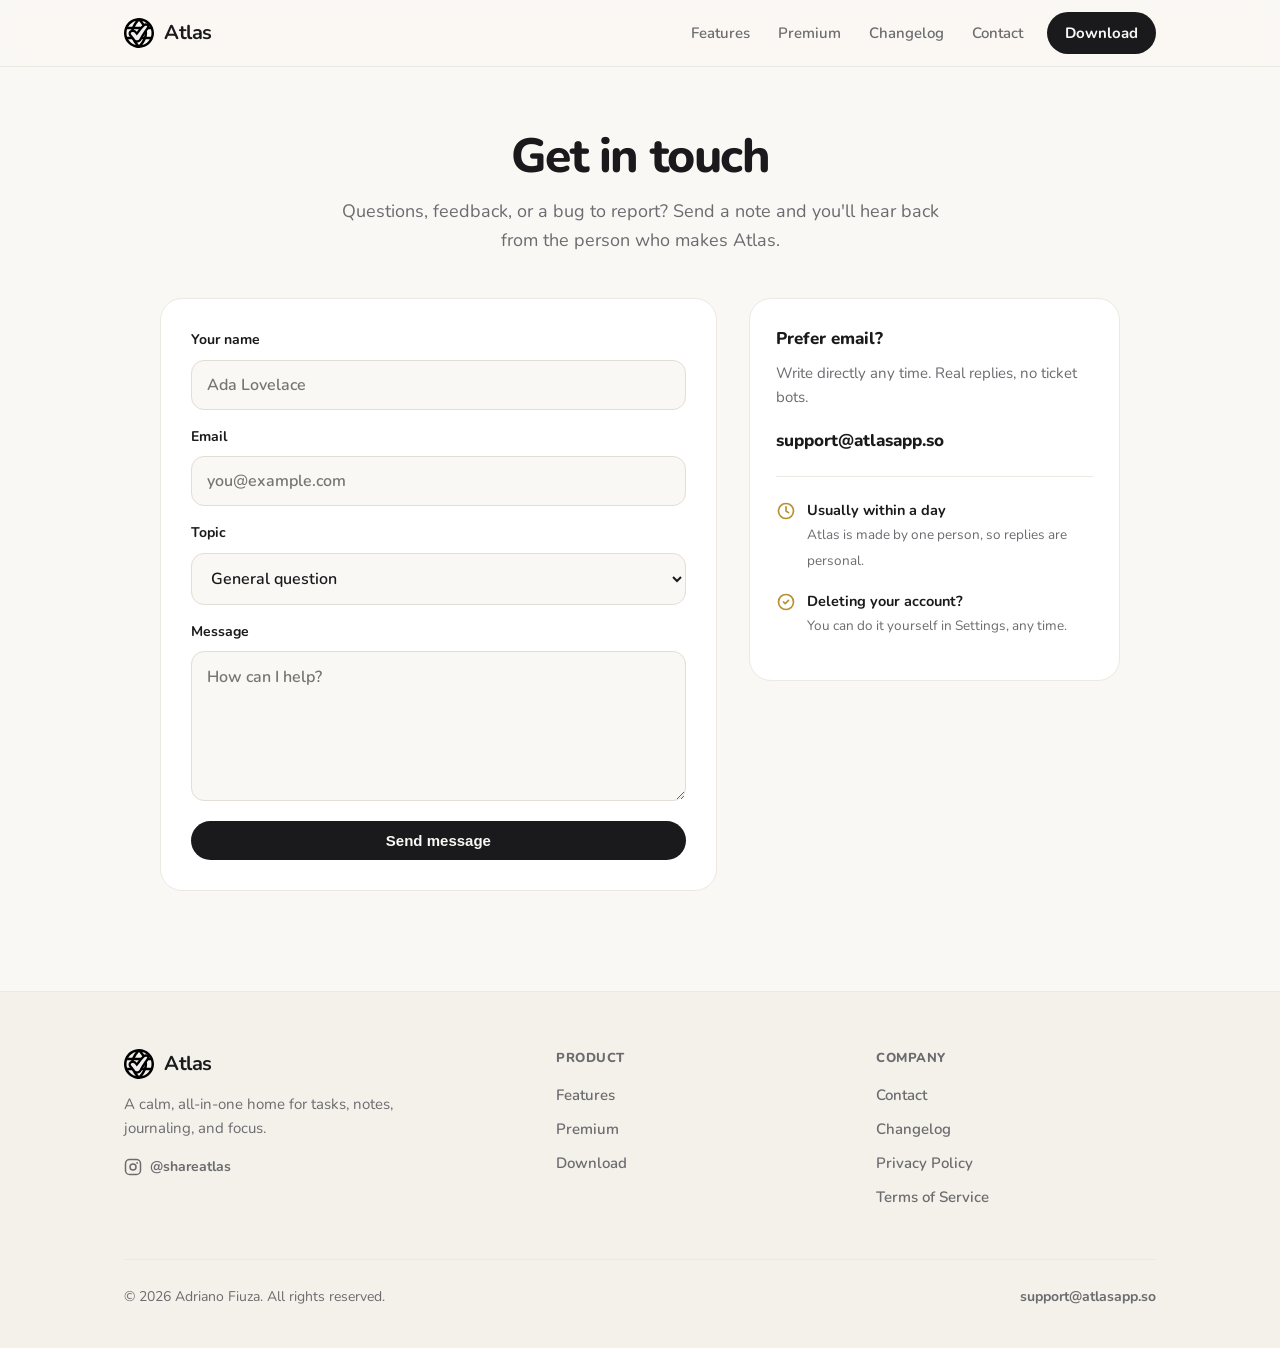
<file: contact.html>
<!DOCTYPE html>
<html lang="en">
<head>
<meta charset="utf-8">
<meta name="viewport" content="width=device-width, initial-scale=1">
<title>Contact — Atlas</title>
<meta name="description" content="Get in touch with Atlas. Questions, feedback, or a bug to report? Send a message and hear back from the developer.">
<link rel="canonical" href="https://atlasapp.so/contact.html">
<meta name="theme-color" content="#faf8f4">
<link rel="icon" href="assets/atlas-logo.svg" type="image/svg+xml">
<meta property="og:type" content="website">
<meta property="og:title" content="Contact — Atlas">
<meta property="og:description" content="Questions, feedback, or a bug to report? Send a message and hear back from the developer.">
<meta property="og:url" content="https://atlasapp.so/contact.html">
<meta property="og:image" content="https://atlasapp.so/assets/og-image.png">
<meta name="twitter:card" content="summary_large_image">
<link rel="preconnect" href="https://fonts.googleapis.com">
<link rel="preconnect" href="https://fonts.gstatic.com" crossorigin>
<link href="https://fonts.googleapis.com/css2?family=Nunito:ital,wght@0,400;0,500;0,600;0,700;0,800;1,600&display=swap" rel="stylesheet">
<link rel="stylesheet" href="assets/site.css">
<style>
  main{ padding:64px 0 20px; }
  .head{ text-align:center; max-width:600px; margin:0 auto 44px; }
  .head h1{ font-size:clamp(32px,5vw,48px); font-weight:800; letter-spacing:-.03em; line-height:1.08; margin:0 0 14px; }
  .head p{ font-size:18px; color:var(--muted); margin:0; }
  .grid{ display:grid; grid-template-columns:1.5fr 1fr; gap:32px; align-items:start; max-width:960px; margin:0 auto; }
  .card{ background:var(--card); border:1px solid var(--border); border-radius:22px; padding:30px; }
  form{ display:grid; gap:16px; }
  label{ font-size:14px; font-weight:700; margin-bottom:-8px; }
  input,select,textarea{ font-family:inherit; font-size:16px; font-weight:600; color:var(--text); background:var(--bg); border:1px solid var(--border2); border-radius:13px; padding:13px 15px; width:100%; transition:border-color .15s, box-shadow .15s; }
  input:focus,select:focus,textarea:focus{ outline:none; border-color:var(--text); box-shadow:0 0 0 3px color-mix(in srgb, var(--text) 10%, transparent); }
  textarea{ min-height:150px; resize:vertical; line-height:1.5; }
  .honey{ position:absolute; width:1px; height:1px; padding:0; margin:-1px; overflow:hidden; clip:rect(0 0 0 0); clip-path:inset(50%); border:0; white-space:nowrap; }
  .submit{ justify-content:center; margin-top:4px; }
  .side .card{ padding:26px; }
  .side h3{ font-size:17px; font-weight:800; margin:0 0 8px; }
  .side p{ color:var(--muted); font-size:15px; margin:0 0 18px; }
  .side .email{ font-weight:800; font-size:17px; text-decoration:none; word-break:break-all; }
  .side .divider{ height:1px; background:var(--border); margin:22px 0; }
  .side .meta{ display:flex; gap:11px; align-items:flex-start; margin-bottom:16px; }
  .side .meta svg{ width:20px; height:20px; stroke:var(--gold); flex:none; margin-top:2px; }
  .side .meta b{ display:block; font-size:14.5px; }
  .side .meta span{ color:var(--muted); font-size:13.5px; }
  .success{ display:none; background:var(--gold-soft); border:1px solid color-mix(in srgb, var(--gold) 34%, transparent); border-radius:16px; padding:18px 22px; margin:0 auto 30px; max-width:960px; font-weight:700; text-align:center; }
  .success.show{ display:block; }
  @media (max-width:820px){ .grid{ grid-template-columns:1fr; } }
</style>
</head>
<body>

<header class="nav">
  <div class="container nav-in">
    <a class="brand" href="/"><img class="mark mark-dark" src="assets/atlas-logo.svg" alt="Atlas logo">Atlas</a>
    <nav class="nav-links">
      <a href="index.html#features">Features</a>
      <a href="index.html#premium">Premium</a>
      <a href="changelog.html">Changelog</a>
      <a href="contact.html">Contact</a>
    </nav>
    <a class="btn btn-primary" href="https://apps.apple.com/app/id6783143182" target="_blank" rel="noopener">Download</a>
  </div>
</header>

<main>
  <div class="container">
    <div class="head">
      <h1>Get in touch</h1>
      <p>Questions, feedback, or a bug to report? Send a note and you'll hear back from the person who makes Atlas.</p>
    </div>

    <div class="success" id="success">Thanks for reaching out. Your message is on its way, and you'll get a reply soon.</div>

    <div class="grid">
      <div class="card">
        <form action="https://formsubmit.co/support@atlasapp.so" method="POST">
          <input type="hidden" name="_subject" value="New message from atlasapp.so">
          <input type="hidden" name="_template" value="table">
          <input type="hidden" name="_captcha" value="false">
          <input type="hidden" name="_next" value="https://atlasapp.so/contact.html?sent=1">
          <input type="text" name="_honey" class="honey" tabindex="-1" autocomplete="off">

          <label for="name">Your name</label>
          <input id="name" type="text" name="name" placeholder="Ada Lovelace" required>

          <label for="email">Email</label>
          <input id="email" type="email" name="email" placeholder="you@example.com" required>

          <label for="topic">Topic</label>
          <select id="topic" name="topic">
            <option>General question</option>
            <option>Feedback or a feature idea</option>
            <option>Report a bug</option>
            <option>Account or billing</option>
          </select>

          <label for="message">Message</label>
          <textarea id="message" name="message" placeholder="How can I help?" required></textarea>

          <button type="submit" class="btn btn-primary submit">Send message</button>
        </form>
      </div>

      <div class="side">
        <div class="card">
          <h3>Prefer email?</h3>
          <p>Write directly any time. Real replies, no ticket bots.</p>
          <a class="email" href="mailto:support@atlasapp.so">support@atlasapp.so</a>
          <div class="divider"></div>
          <div class="meta">
            <svg viewBox="0 0 24 24" fill="none" stroke-width="2" stroke-linecap="round" stroke-linejoin="round"><circle cx="12" cy="12" r="9"/><path d="M12 7v5l3 2"/></svg>
            <div><b>Usually within a day</b><span>Atlas is made by one person, so replies are personal.</span></div>
          </div>
          <div class="meta">
            <svg viewBox="0 0 24 24" fill="none" stroke-width="2" stroke-linecap="round" stroke-linejoin="round"><path d="M9 12l2 2 4-4"/><circle cx="12" cy="12" r="9"/></svg>
            <div><b>Deleting your account?</b><span>You can do it yourself in Settings, any time.</span></div>
          </div>
        </div>
      </div>
    </div>
  </div>
</main>

<footer>
  <div class="container">
    <div class="foot-grid">
      <div class="foot-brand">
        <a class="brand" href="/"><img class="mark mark-dark" src="assets/atlas-logo.svg" alt="Atlas logo">Atlas</a>
        <p>A calm, all-in-one home for tasks, notes, journaling, and focus.</p>
        <a class="social" href="https://instagram.com/shareatlas" target="_blank" rel="noopener" aria-label="Atlas on Instagram">
          <svg viewBox="0 0 24 24" fill="none" stroke="currentColor" stroke-width="2" stroke-linecap="round" stroke-linejoin="round"><rect x="2" y="2" width="20" height="20" rx="5.5"/><circle cx="12" cy="12" r="4"/><circle cx="17.5" cy="6.5" r="1.2" fill="currentColor" stroke="none"/></svg>
          <span>@shareatlas</span>
        </a>
      </div>
      <div class="foot-col">
        <h5>Product</h5>
        <a href="index.html#features">Features</a>
        <a href="index.html#premium">Premium</a>
        <a href="https://apps.apple.com/app/id6783143182" target="_blank" rel="noopener">Download</a>
      </div>
      <div class="foot-col">
        <h5>Company</h5>
        <a href="contact.html">Contact</a>
        <a href="changelog.html">Changelog</a>
        <a href="privacy.html">Privacy Policy</a>
        <a href="terms.html">Terms of Service</a>
      </div>
    </div>
    <div class="foot-bottom">
      <span>© 2026 Adriano Fiuza. All rights reserved.</span>
      <a href="mailto:support@atlasapp.so" style="text-decoration:none; font-weight:700;">support@atlasapp.so</a>
    </div>
  </div>
</footer>

<script>
  if (new URLSearchParams(location.search).get('sent')) {
    document.getElementById('success').classList.add('show');
    history.replaceState(null,'',location.pathname);
    scrollTo(0,0);
  }
</script>
<script src="assets/site.js"></script>
</body>
</html>
</file>
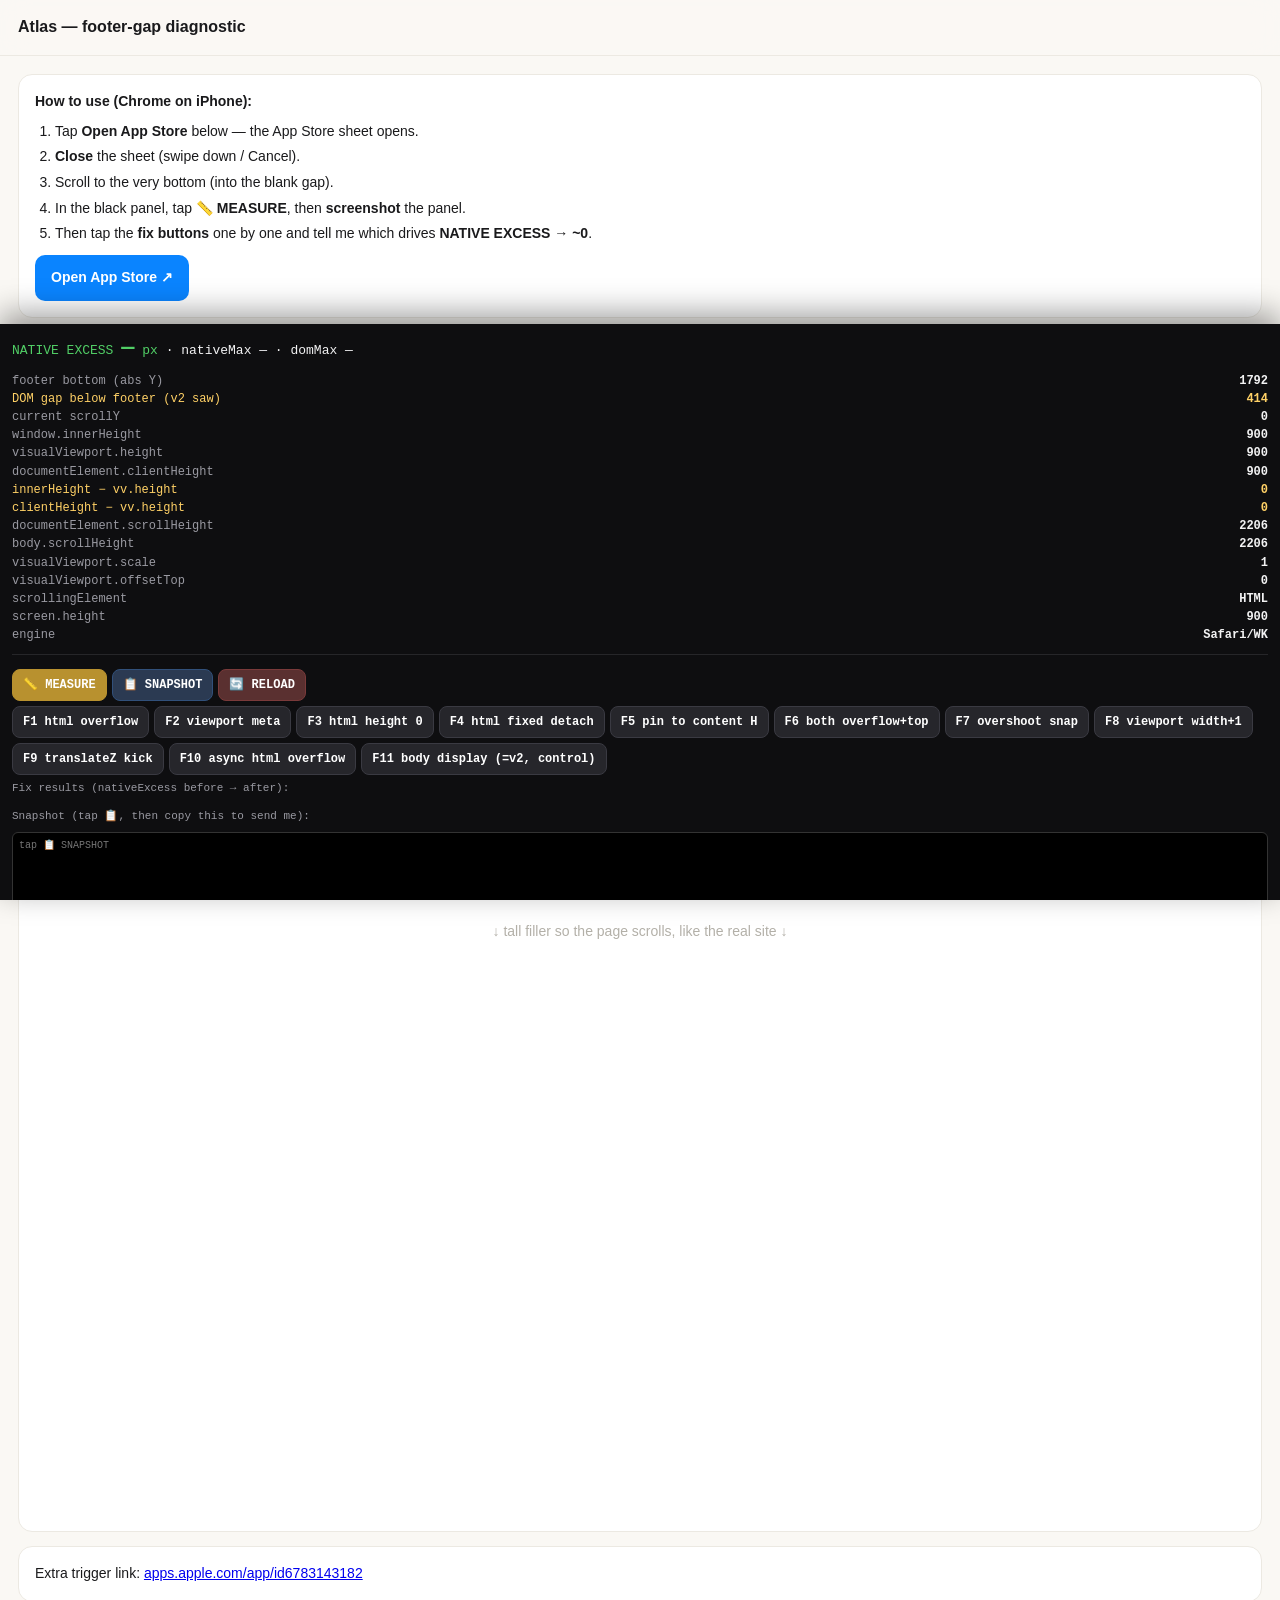
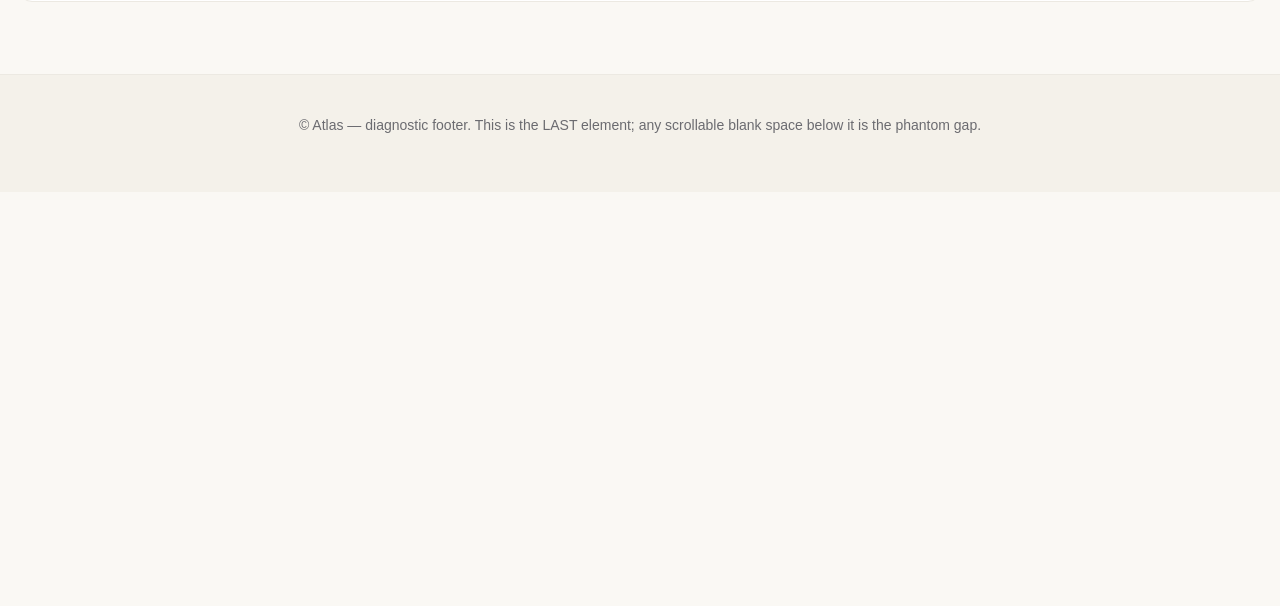
<file: diag.html>
<!DOCTYPE html>
<html lang="en">
<head>
<meta charset="utf-8">
<meta name="viewport" content="width=device-width, initial-scale=1, viewport-fit=cover">
<meta name="robots" content="noindex, nofollow">
<title>Atlas — footer-gap diagnostic</title>
<style>
  *{ box-sizing:border-box; }
  html{ scroll-behavior:smooth; }
  html,body{ margin:0; }
  /* Mirror production so the bug reproduces identically */
  body{ font-family:-apple-system,BlinkMacSystemFont,'Segoe UI',sans-serif; background:#faf8f4; color:#1a1a1c; line-height:1.55; overflow-x:clip; -webkit-font-smoothing:antialiased; padding-bottom:46vh; }
  header.nav{ position:sticky; top:0; z-index:50; background:rgba(250,248,244,.82); backdrop-filter:saturate(140%) blur(14px); -webkit-backdrop-filter:saturate(140%) blur(14px); border-bottom:1px solid #ece9e2; height:56px; display:flex; align-items:center; padding:0 18px; font-weight:800; font-size:16px; }
  .content{ padding:18px; }
  .card{ background:#fff; border:1px solid #ece9e2; border-radius:14px; padding:16px; margin:0 0 14px; font-size:14px; }
  .card ol{ margin:8px 0 0; padding-left:20px; }
  .card li{ margin:4px 0; }
  .tall{ display:flex; align-items:center; justify-content:center; color:#b3b0a8; height:1200px; text-align:center; }
  footer{ background:#f4f1ea; border-top:1px solid #ece9e2; padding:40px 18px 56px; margin-top:40px; text-align:center; color:#6b6b70; font-size:14px; }
  a.store{ display:inline-block; background:#0a84ff; color:#fff; text-decoration:none; border-radius:10px; padding:12px 16px; font-weight:700; margin-top:6px; }

  /* Fixed diagnostic panel (position:fixed => does not affect document height/scroll) */
  #panel{ position:fixed; left:0; right:0; bottom:0; z-index:99999; background:#0e0e10; color:#f3f3f4;
          font:12px/1.35 ui-monospace,Menlo,Consolas,monospace; padding:10px 12px calc(10px + env(safe-area-inset-bottom));
          box-shadow:0 -10px 30px rgba(0,0,0,.4); max-height:64vh; overflow:auto; }
  #keys .hero{ font-size:13px; }
  #keys .hero b{ font-size:22px; }
  #keys .red{ color:#ff6b6b; }
  #keys .grn{ color:#51cf66; }
  #keys .grid{ display:grid; grid-template-columns:1fr auto; gap:0 10px; margin-top:8px; }
  #keys .grid .k{ color:#9a9aa2; padding:1px 0; }
  #keys .grid .v{ text-align:right; font-weight:700; padding:1px 0; }
  #keys .grid .hl{ color:#ffd166; }
  .btn{ display:inline-block; background:#26262b; color:#fff; border:1px solid #3a3a42; border-radius:8px;
        padding:9px 10px; margin:5px 5px 0 0; font:600 12px/1 ui-monospace,monospace; cursor:pointer; }
  .btn:active{ transform:scale(.97); }
  .btn.measure{ background:#B8912F; border-color:#B8912F; }
  .btn.reload{ background:#5a3030; border-color:#7a3a3a; }
  .btn.snap{ background:#2b3a52; border-color:#31507a; }
  hr{ border:none; border-top:1px solid #262629; margin:9px 0; }
  #fixlog{ white-space:pre-wrap; margin-top:8px; color:#c9c9cf; font-size:11px; max-height:120px; overflow:auto; }
  #snap{ width:100%; height:84px; margin-top:6px; background:#000; color:#8f8; border:1px solid #333; border-radius:6px;
         font:10px/1.3 ui-monospace,monospace; padding:6px; }
  .lbl{ color:#9a9aa2; font-size:11px; margin:6px 0 2px; }
</style>
</head>
<body>
<header class="nav">Atlas — footer-gap diagnostic</header>

<div class="content">
  <div class="card">
    <b>How to use (Chrome on iPhone):</b>
    <ol>
      <li>Tap <b>Open App Store</b> below — the App Store sheet opens.</li>
      <li><b>Close</b> the sheet (swipe down / Cancel).</li>
      <li>Scroll to the very bottom (into the blank gap).</li>
      <li>In the black panel, tap <b>📏 MEASURE</b>, then <b>screenshot</b> the panel.</li>
      <li>Then tap the <b>fix buttons</b> one by one and tell me which drives <b>NATIVE&nbsp;EXCESS → ~0</b>.</li>
    </ol>
    <a class="store" href="https://apps.apple.com/app/id6783143182" target="_blank" rel="noopener">Open App Store ↗</a>
  </div>

  <div class="card tall">↓ tall filler so the page scrolls, like the real site ↓</div>

  <div class="card">Extra trigger link: <a href="https://apps.apple.com/app/id6783143182" target="_blank" rel="noopener">apps.apple.com/app/id6783143182</a></div>
</div>

<footer>© Atlas — diagnostic footer. This is the LAST element; any scrollable blank space below it is the phantom gap.</footer>

<div id="panel">
  <div id="keys"></div>
  <hr>
  <div id="controls"></div>
  <div class="lbl">Fix results (nativeExcess before → after):</div>
  <div id="fixlog"></div>
  <div class="lbl">Snapshot (tap 📋, then copy this to send me):</div>
  <textarea id="snap" readonly placeholder="tap 📋 SNAPSHOT"></textarea>
</div>

<script>
(function(){
  var SE = function(){ return document.scrollingElement || document.documentElement; };
  var VV = window.visualViewport || null;
  var f  = function(){ return document.querySelector('footer'); };

  // ---- live metrics (no scrolling) ----
  var METRICS = [
    ['footerBottomAbs','footer bottom (abs Y)', function(){ var e=f(); return e?Math.round(e.getBoundingClientRect().bottom+window.pageYOffset):-1; }],
    ['domGap','DOM gap below footer (v2 saw)', function(){ var e=f(); var fb=e?e.getBoundingClientRect().bottom+window.pageYOffset:0; return Math.round(Math.max(document.documentElement.scrollHeight,document.body.scrollHeight,document.documentElement.offsetHeight)-fb); }],
    ['curScrollY','current scrollY', function(){ return Math.round(window.pageYOffset); }],
    ['innerH','window.innerHeight', function(){ return window.innerHeight; }],
    ['vvHeight','visualViewport.height', function(){ return VV?Math.round(VV.height):-1; }],
    ['clientHeight','documentElement.clientHeight', function(){ return document.documentElement.clientHeight; }],
    ['innerMinusVv','innerHeight − vv.height', function(){ return VV?Math.round(window.innerHeight-VV.height):-1; }],
    ['clientMinusVv','clientHeight − vv.height', function(){ return VV?Math.round(document.documentElement.clientHeight-VV.height):-1; }],
    ['deScrollHeight','documentElement.scrollHeight', function(){ return document.documentElement.scrollHeight; }],
    ['bodyScrollHeight','body.scrollHeight', function(){ return document.body.scrollHeight; }],
    ['vvScale','visualViewport.scale', function(){ return VV?VV.scale:-1; }],
    ['vvOffsetTop','visualViewport.offsetTop', function(){ return VV?Math.round(VV.offsetTop):-1; }],
    ['scrollerTag','scrollingElement', function(){ return (SE()&&SE().tagName)||'none'; }],
    ['screenH','screen.height', function(){ return screen.height; }],
    ['ua','engine', function(){ return /CriOS/.test(navigator.userAgent)?'Chrome-iOS':(/FxiOS/.test(navigator.userAgent)?'Firefox-iOS':(/EdgiOS/.test(navigator.userAgent)?'Edge-iOS':(/Safari/.test(navigator.userAgent)?'Safari/WK':navigator.userAgent.slice(0,32)))); }]
  ];

  // ---- probe (scrolls to 1e7 and restores) ----
  var last = { nativeExcess:'—', nativeMaxScroll:'—', domMaxScroll:'—' };
  function measure(){
    var e=SE(); var y=e.scrollTop;
    var pb=document.documentElement.style.scrollBehavior;
    document.documentElement.style.scrollBehavior='auto';
    e.scrollTop=1e7; var nmax=Math.round(e.scrollTop); e.scrollTop=y;
    document.documentElement.style.scrollBehavior=pb;
    var dmax=Math.round(e.scrollHeight-window.innerHeight);
    last.nativeMaxScroll=nmax; last.domMaxScroll=dmax; last.nativeExcess=Math.round(nmax-dmax);
    render();
    return last.nativeExcess;
  }

  // ---- candidate fixes (from multi-angle synthesis; each collapses a phantom native inflation) ----
  var FIXES = [
    { id:'toggle-html-overflow', label:'F1 html overflow',
      code:"var e=document.scrollingElement||document.documentElement;var h=document.documentElement;var y=e.scrollTop;var prev=h.style.overflow;h.style.overflow='hidden';void h.offsetHeight;h.style.overflow=prev;void h.offsetHeight;e.scrollTop=Math.min(y,Math.max(0,e.scrollHeight-window.innerHeight));" },
    { id:'viewport-meta-nudge', label:'F2 viewport meta',
      code:"var y=window.pageYOffset||0;var m=document.querySelector('meta[name=viewport]');if(!m){m=document.createElement('meta');m.setAttribute('name','viewport');document.head.appendChild(m);}var c=m.getAttribute('content')||'width=device-width, initial-scale=1, viewport-fit=cover';m.setAttribute('content','width=device-width, initial-scale=1, maximum-scale=1, viewport-fit=cover');void document.documentElement.offsetHeight;m.setAttribute('content',c);void document.documentElement.offsetHeight;window.scrollTo(0,Math.min(y,Math.max(0,document.documentElement.scrollHeight-window.innerHeight)));" },
    { id:'shrink-restore-html', label:'F3 html height 0',
      code:"var e=document.scrollingElement||document.documentElement;var y=e.scrollTop;var h=document.documentElement;var ph=h.style.height,po=h.style.overflow;h.style.overflow='hidden';h.style.height='0px';void h.offsetHeight;window.scrollTo(0,0);h.style.height=ph;h.style.overflow=po;void h.offsetHeight;e.scrollTop=Math.min(y,Math.max(0,e.scrollHeight-window.innerHeight));" },
    { id:'position-fixed-html-detach', label:'F4 html fixed detach',
      code:"var h=document.documentElement;var e=document.scrollingElement||h;var y=e.scrollTop;var pPos=h.style.position,pTop=h.style.top,pW=h.style.width,pOv=h.style.overflow;h.style.position='fixed';h.style.top=(-y)+'px';h.style.width='100%';h.style.overflow='hidden';void h.offsetHeight;h.style.position=pPos;h.style.top=pTop;h.style.width=pW;h.style.overflow=pOv;void h.offsetHeight;e.scrollTop=Math.min(y,Math.max(0,e.scrollHeight-window.innerHeight));" },
    { id:'height-pin-release', label:'F5 pin to content H',
      code:"var h=document.documentElement,b=document.body;var e=document.scrollingElement||h;var f=document.querySelector('footer');var real=Math.round((f?f.getBoundingClientRect().bottom:b.getBoundingClientRect().height)+window.pageYOffset)||Math.max(b.scrollHeight,h.offsetHeight);var y=e.scrollTop,ph=h.style.height,pbh=b.style.height,po=h.style.overflow;h.style.overflow='hidden';h.style.height=real+'px';b.style.height=real+'px';void h.offsetHeight;h.style.height=ph;b.style.height=pbh;h.style.overflow=po;void h.offsetHeight;e.scrollTop=Math.min(y,Math.max(0,real-window.innerHeight));" },
    { id:'overflow-toggle-both-reset', label:'F6 both overflow+top',
      code:"var d=document.documentElement,b=document.body;var e=document.scrollingElement||d;var y=e.scrollTop;var pdo=d.style.overflow,pbo=b.style.overflow;d.style.overflow='hidden';b.style.overflow='hidden';void d.offsetHeight;window.scrollTo(0,0);void d.offsetHeight;d.style.overflow=pdo;b.style.overflow=pbo;void d.offsetHeight;e.scrollTop=Math.min(y,Math.max(0,e.scrollHeight-window.innerHeight));" },
    { id:'overshoot-snap', label:'F7 overshoot snap',
      code:"var e=document.scrollingElement||document.documentElement;var y=e.scrollTop;var pb=document.documentElement.style.scrollBehavior;document.documentElement.style.scrollBehavior='auto';e.scrollTop=1e7;void e.offsetHeight;e.scrollTop=0;void e.offsetHeight;document.documentElement.style.scrollBehavior=pb;e.scrollTop=Math.min(y,Math.max(0,e.scrollHeight-window.innerHeight));" },
    { id:'viewport-width-nudge', label:'F8 viewport width+1',
      code:"var y=window.pageYOffset||0;var m=document.querySelector('meta[name=viewport]');if(!m){m=document.createElement('meta');m.setAttribute('name','viewport');document.head.appendChild(m);}var c=m.getAttribute('content')||'width=device-width, initial-scale=1';m.setAttribute('content','width='+(window.innerWidth+1)+', initial-scale=1');void document.documentElement.offsetHeight;requestAnimationFrame(function(){requestAnimationFrame(function(){m.setAttribute('content',c);window.scrollTo(0,Math.min(y,Math.max(0,document.documentElement.scrollHeight-window.innerHeight)));});});" },
    { id:'transform-composite-kick', label:'F9 translateZ kick',
      code:"var y=window.pageYOffset||0;var h=document.documentElement;var pt=h.style.transform,pw=h.style.willChange;h.style.willChange='transform';h.style.transform='translateZ(0)';void h.offsetHeight;h.style.transform=pt;void h.offsetHeight;h.style.willChange=pw;window.scrollTo(0,Math.min(y,Math.max(0,h.scrollHeight-window.innerHeight)));" },
    { id:'double-raf-html-overflow', label:'F10 async html overflow',
      code:"var h=document.documentElement;var e=document.scrollingElement||h;var y=e.scrollTop;var prev=h.style.overflow;h.style.overflow='hidden';requestAnimationFrame(function(){void h.offsetHeight;h.style.overflow=prev;requestAnimationFrame(function(){e.scrollTop=Math.min(y,Math.max(0,e.scrollHeight-window.innerHeight));});});" },
    { id:'display-toggle-control', label:'F11 body display (=v2, control)',
      code:"var b=document.body;var d=b.style.display;b.style.display='none';void b.offsetHeight;b.style.display=d;void b.offsetHeight;" }
  ];
  FIXES.forEach(function(x){ try{ x.fn=new Function(x.code); }catch(e){ x.fn=function(){}; } });

  // ---- render ----
  function cls(v){ return (typeof v==='number' && v>50) ? 'red' : 'grn'; }
  function render(){
    var ne=last.nativeExcess;
    var hero='<div class="hero"><span class="'+cls(ne)+'">NATIVE EXCESS <b>'+ne+'</b> px</span>'+
             '  ·  nativeMax '+last.nativeMaxScroll+'  ·  domMax '+last.domMaxScroll+'</div>';
    var rows='<div class="grid">';
    METRICS.forEach(function(m){
      var v; try{ v=m[2](); }catch(e){ v='ERR'; }
      var hl=(m[0]==='domGap'||m[0]==='innerMinusVv'||m[0]==='clientMinusVv')?' hl':'';
      rows+='<div class="k'+hl+'">'+m[1]+'</div><div class="v'+hl+'">'+v+'</div>';
    });
    rows+='</div>';
    document.getElementById('keys').innerHTML=hero+rows;
  }

  // ---- controls ----
  function buildControls(){
    var html='<button class="btn measure" onclick="__diag.measure()">📏 MEASURE</button>'+
             '<button class="btn snap" onclick="__diag.snapshot()">📋 SNAPSHOT</button>'+
             '<button class="btn reload" onclick="location.reload()">🔄 RELOAD</button><br>';
    FIXES.forEach(function(x,i){ html+='<button class="btn" onclick="__diag.runFix('+i+')">'+x.label+'</button>'; });
    document.getElementById('controls').innerHTML=html;
  }

  function log(s){ var el=document.getElementById('fixlog'); el.textContent=s+'\n'+el.textContent; }

  function runFix(i){
    var x=FIXES[i];
    var before=measure();
    try{ x.fn(); }catch(err){ log(x.label+': ERROR '+err.message); return; }
    setTimeout(function(){
      var after=measure();
      log(x.label+': '+before+' → '+after+(after<=50?'   ✅ COLLAPSED':'   (no change)'));
    },380);
  }

  function snapshot(){
    var out='ua='+(/CriOS/.test(navigator.userAgent)?'Chrome-iOS':navigator.userAgent.slice(0,40))+'\n';
    out+='nativeExcess='+last.nativeExcess+'  nativeMax='+last.nativeMaxScroll+'  domMax='+last.domMaxScroll+'\n';
    METRICS.forEach(function(m){ var v; try{v=m[2]();}catch(e){v='ERR';} out+=m[0]+'='+v+'  '; });
    document.getElementById('snap').value=out;
  }

  window.__diag={ measure:measure, runFix:runFix, snapshot:snapshot };
  buildControls(); render();
  setInterval(render, 250);
  window.addEventListener('scroll', render, {passive:true});
  window.addEventListener('touchend', render, {passive:true});
  window.addEventListener('resize', render);
  if(VV){ VV.addEventListener('resize', render); VV.addEventListener('scroll', render); }
})();
</script>
</body>
</html>
</file>
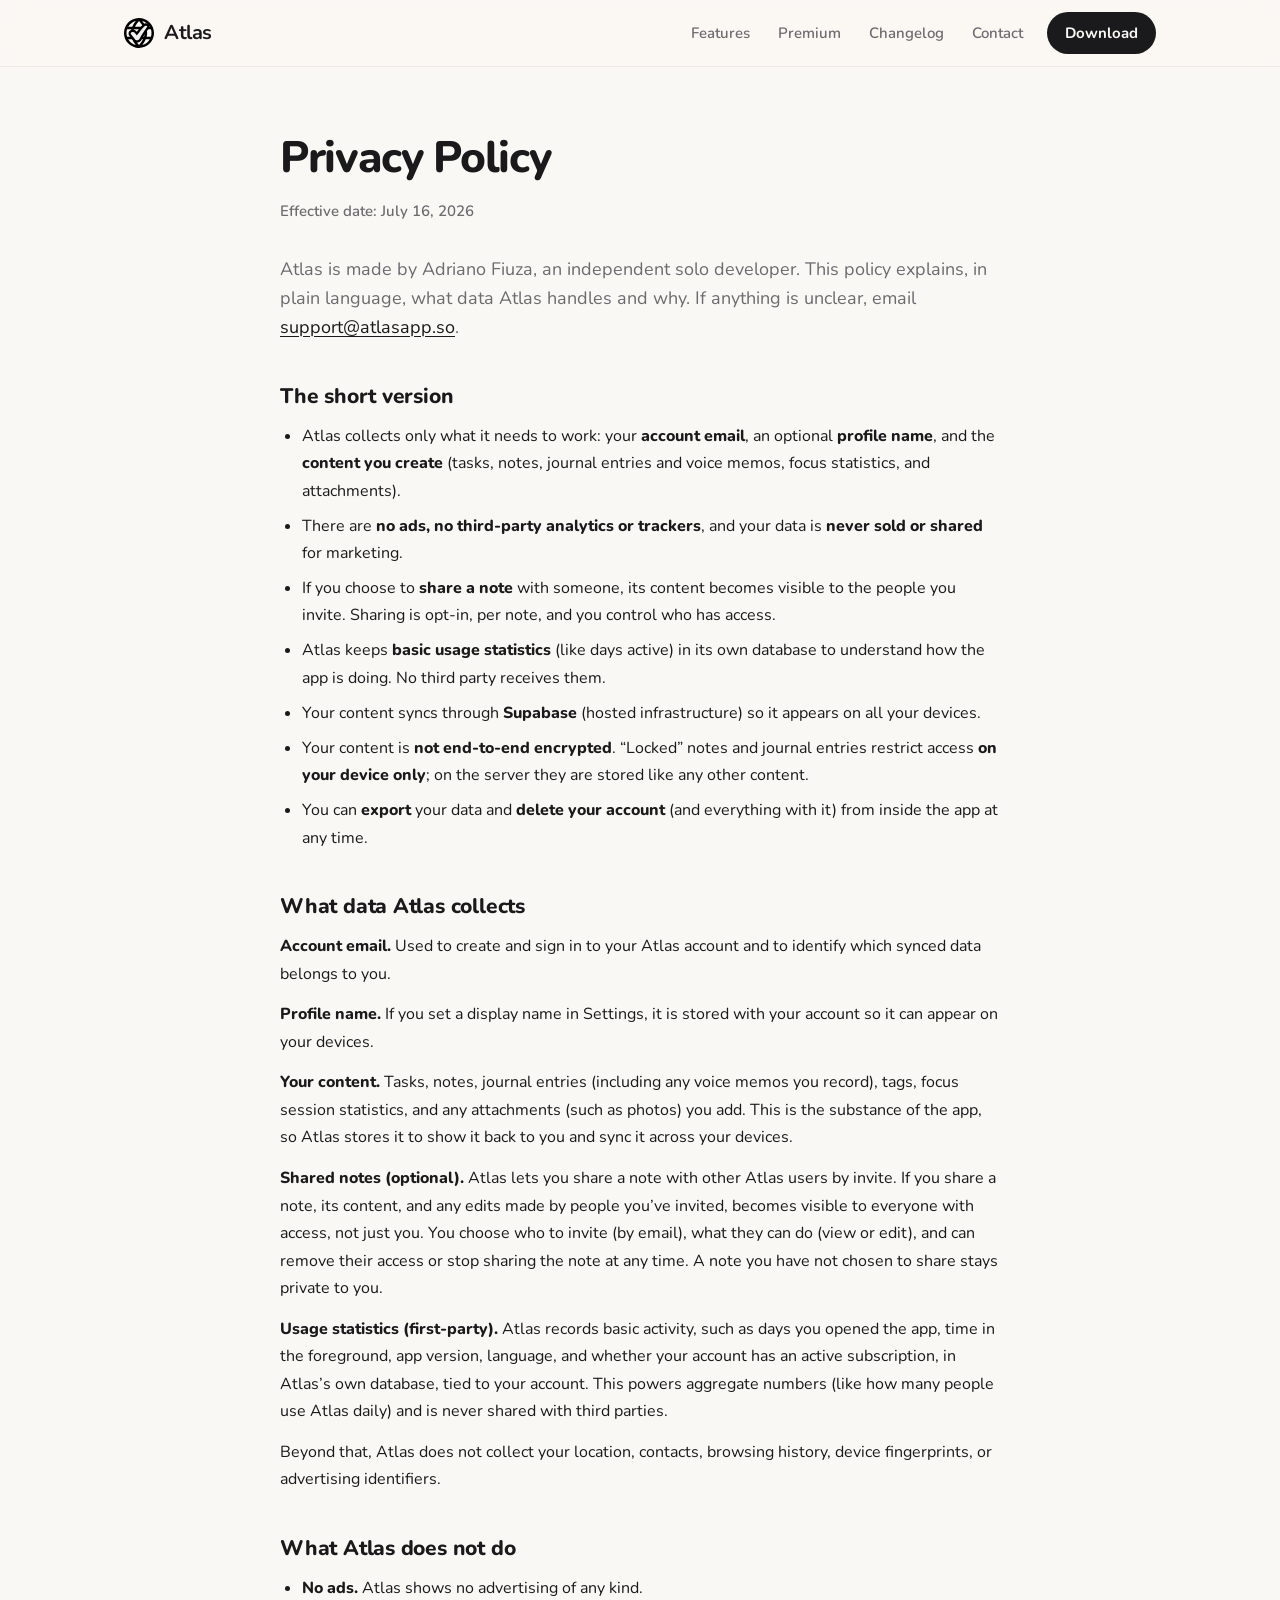
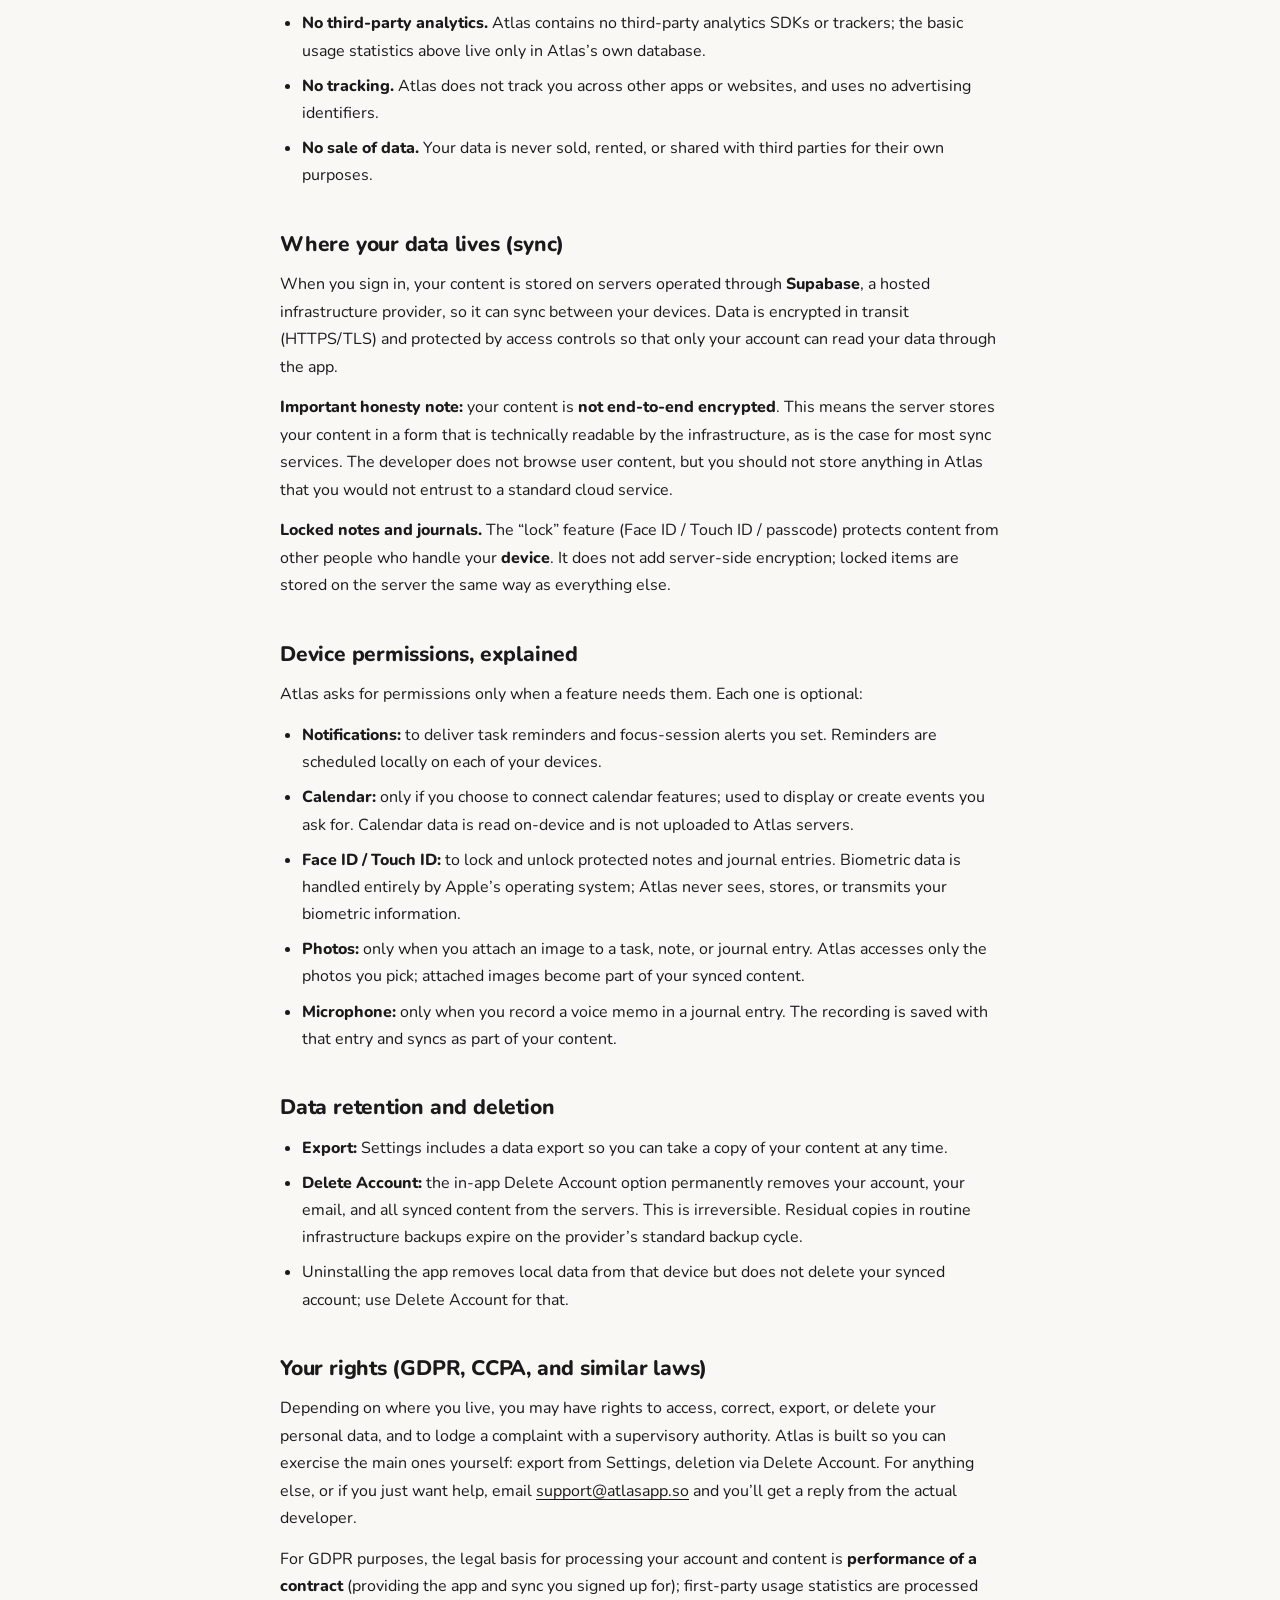
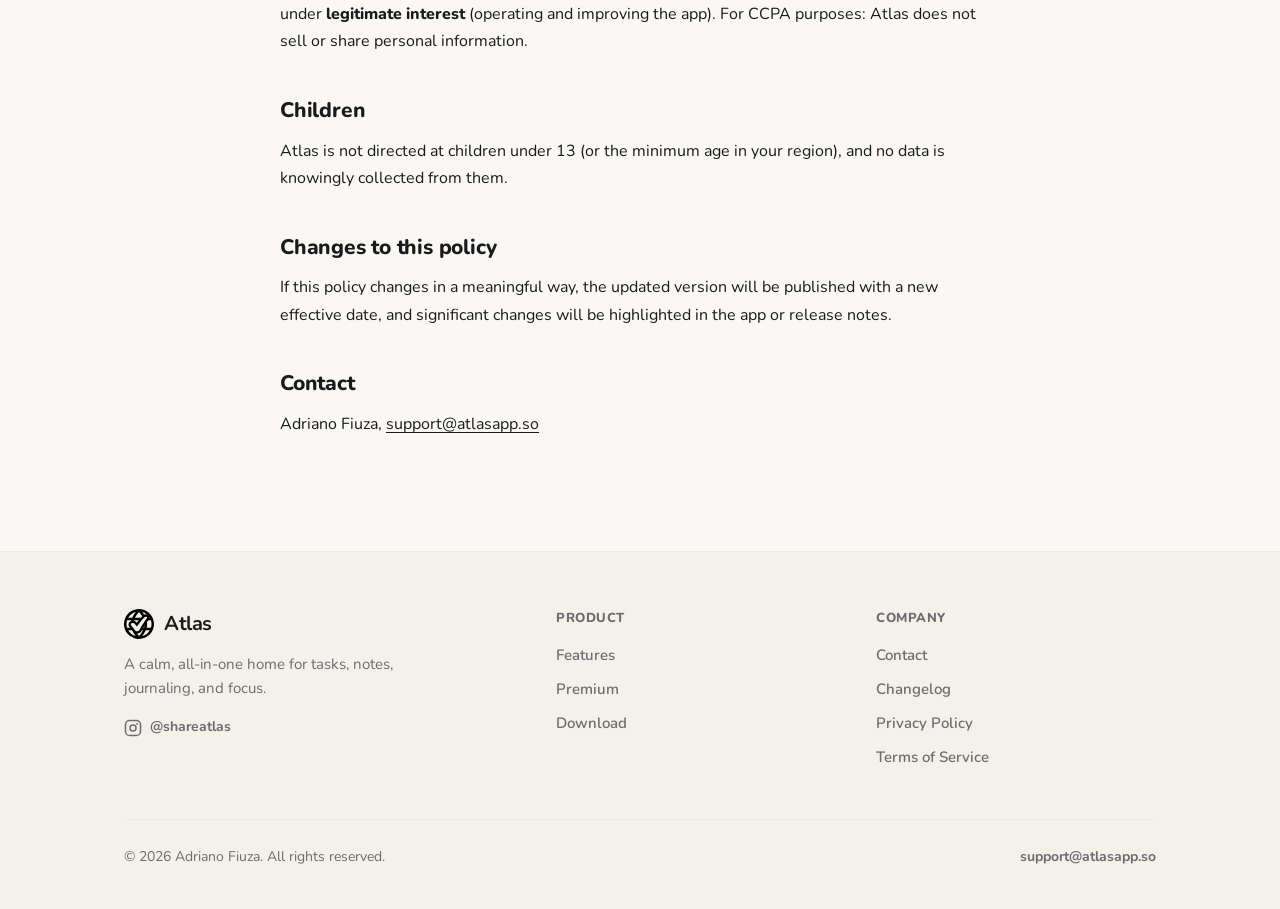
<file: privacy.html>
<!DOCTYPE html>
<html lang="en">
<head>
<meta charset="utf-8">
<meta name="viewport" content="width=device-width, initial-scale=1">
<title>Privacy Policy — Atlas</title>
<meta name="description" content="Atlas Privacy Policy. What data Atlas handles, why, and your choices. No ads, no third-party tracking, no selling your data.">
<link rel="canonical" href="https://atlasapp.so/privacy.html">
<meta name="theme-color" content="#faf8f4">
<link rel="icon" href="assets/atlas-logo.svg" type="image/svg+xml">
<meta property="og:title" content="Privacy Policy — Atlas">
<meta property="og:description" content="No ads, no third-party tracking, no selling your data.">
<meta property="og:url" content="https://atlasapp.so/privacy.html">
<link rel="preconnect" href="https://fonts.googleapis.com">
<link rel="preconnect" href="https://fonts.gstatic.com" crossorigin>
<link href="https://fonts.googleapis.com/css2?family=Nunito:ital,wght@0,400;0,500;0,600;0,700;0,800;1,600&display=swap" rel="stylesheet">
<link rel="stylesheet" href="assets/site.css">
</head>
<body>

<header class="nav">
  <div class="container nav-in">
    <a class="brand" href="/"><img class="mark mark-dark" src="assets/atlas-logo.svg" alt="Atlas logo">Atlas</a>
    <nav class="nav-links">
      <a href="index.html#features">Features</a>
      <a href="index.html#premium">Premium</a>
      <a href="changelog.html">Changelog</a>
      <a href="contact.html">Contact</a>
    </nav>
    <a class="btn btn-primary" href="https://apps.apple.com/app/id6783143182" target="_blank" rel="noopener">Download</a>
  </div>
</header>

<main class="container">
  <article class="article">
    <h1>Privacy Policy</h1>
    <p class="upd">Effective date: July 16, 2026</p>

    <p class="lead">Atlas is made by Adriano Fiuza, an independent solo developer. This policy explains, in plain language, what data Atlas handles and why. If anything is unclear, email <a href="mailto:support@atlasapp.so">support@atlasapp.so</a>.</p>

    <h2>The short version</h2>
    <ul>
      <li>Atlas collects only what it needs to work: your <strong>account email</strong>, an optional <strong>profile name</strong>, and the <strong>content you create</strong> (tasks, notes, journal entries and voice memos, focus statistics, and attachments).</li>
      <li>There are <strong>no ads, no third-party analytics or trackers</strong>, and your data is <strong>never sold or shared</strong> for marketing.</li>
      <li>If you choose to <strong>share a note</strong> with someone, its content becomes visible to the people you invite. Sharing is opt-in, per note, and you control who has access.</li>
      <li>Atlas keeps <strong>basic usage statistics</strong> (like days active) in its own database to understand how the app is doing. No third party receives them.</li>
      <li>Your content syncs through <strong>Supabase</strong> (hosted infrastructure) so it appears on all your devices.</li>
      <li>Your content is <strong>not end-to-end encrypted</strong>. &ldquo;Locked&rdquo; notes and journal entries restrict access <strong>on your device only</strong>; on the server they are stored like any other content.</li>
      <li>You can <strong>export</strong> your data and <strong>delete your account</strong> (and everything with it) from inside the app at any time.</li>
    </ul>

    <h2>What data Atlas collects</h2>
    <p><strong>Account email.</strong> Used to create and sign in to your Atlas account and to identify which synced data belongs to you.</p>
    <p><strong>Profile name.</strong> If you set a display name in Settings, it is stored with your account so it can appear on your devices.</p>
    <p><strong>Your content.</strong> Tasks, notes, journal entries (including any voice memos you record), tags, focus session statistics, and any attachments (such as photos) you add. This is the substance of the app, so Atlas stores it to show it back to you and sync it across your devices.</p>
    <p><strong>Shared notes (optional).</strong> Atlas lets you share a note with other Atlas users by invite. If you share a note, its content, and any edits made by people you&rsquo;ve invited, becomes visible to everyone with access, not just you. You choose who to invite (by email), what they can do (view or edit), and can remove their access or stop sharing the note at any time. A note you have not chosen to share stays private to you.</p>
    <p><strong>Usage statistics (first-party).</strong> Atlas records basic activity, such as days you opened the app, time in the foreground, app version, language, and whether your account has an active subscription, in Atlas&rsquo;s own database, tied to your account. This powers aggregate numbers (like how many people use Atlas daily) and is never shared with third parties.</p>
    <p>Beyond that, Atlas does not collect your location, contacts, browsing history, device fingerprints, or advertising identifiers.</p>

    <h2>What Atlas does not do</h2>
    <ul>
      <li><strong>No ads.</strong> Atlas shows no advertising of any kind.</li>
      <li><strong>No third-party analytics.</strong> Atlas contains no third-party analytics SDKs or trackers; the basic usage statistics above live only in Atlas&rsquo;s own database.</li>
      <li><strong>No tracking.</strong> Atlas does not track you across other apps or websites, and uses no advertising identifiers.</li>
      <li><strong>No sale of data.</strong> Your data is never sold, rented, or shared with third parties for their own purposes.</li>
    </ul>

    <h2>Where your data lives (sync)</h2>
    <p>When you sign in, your content is stored on servers operated through <strong>Supabase</strong>, a hosted infrastructure provider, so it can sync between your devices. Data is encrypted in transit (HTTPS/TLS) and protected by access controls so that only your account can read your data through the app.</p>
    <p><strong>Important honesty note:</strong> your content is <strong>not end-to-end encrypted</strong>. This means the server stores your content in a form that is technically readable by the infrastructure, as is the case for most sync services. The developer does not browse user content, but you should not store anything in Atlas that you would not entrust to a standard cloud service.</p>
    <p><strong>Locked notes and journals.</strong> The &ldquo;lock&rdquo; feature (Face ID / Touch ID / passcode) protects content from other people who handle your <strong>device</strong>. It does not add server-side encryption; locked items are stored on the server the same way as everything else.</p>

    <h2>Device permissions, explained</h2>
    <p>Atlas asks for permissions only when a feature needs them. Each one is optional:</p>
    <ul>
      <li><strong>Notifications:</strong> to deliver task reminders and focus-session alerts you set. Reminders are scheduled locally on each of your devices.</li>
      <li><strong>Calendar:</strong> only if you choose to connect calendar features; used to display or create events you ask for. Calendar data is read on-device and is not uploaded to Atlas servers.</li>
      <li><strong>Face ID / Touch ID:</strong> to lock and unlock protected notes and journal entries. Biometric data is handled entirely by Apple&rsquo;s operating system; Atlas never sees, stores, or transmits your biometric information.</li>
      <li><strong>Photos:</strong> only when you attach an image to a task, note, or journal entry. Atlas accesses only the photos you pick; attached images become part of your synced content.</li>
      <li><strong>Microphone:</strong> only when you record a voice memo in a journal entry. The recording is saved with that entry and syncs as part of your content.</li>
    </ul>

    <h2>Data retention and deletion</h2>
    <ul>
      <li><strong>Export:</strong> Settings includes a data export so you can take a copy of your content at any time.</li>
      <li><strong>Delete Account:</strong> the in-app Delete Account option permanently removes your account, your email, and all synced content from the servers. This is irreversible. Residual copies in routine infrastructure backups expire on the provider&rsquo;s standard backup cycle.</li>
      <li>Uninstalling the app removes local data from that device but does not delete your synced account; use Delete Account for that.</li>
    </ul>

    <h2>Your rights (GDPR, CCPA, and similar laws)</h2>
    <p>Depending on where you live, you may have rights to access, correct, export, or delete your personal data, and to lodge a complaint with a supervisory authority. Atlas is built so you can exercise the main ones yourself: export from Settings, deletion via Delete Account. For anything else, or if you just want help, email <a href="mailto:support@atlasapp.so">support@atlasapp.so</a> and you&rsquo;ll get a reply from the actual developer.</p>
    <p>For GDPR purposes, the legal basis for processing your account and content is <strong>performance of a contract</strong> (providing the app and sync you signed up for); first-party usage statistics are processed under <strong>legitimate interest</strong> (operating and improving the app). For CCPA purposes: Atlas does not sell or share personal information.</p>

    <h2>Children</h2>
    <p>Atlas is not directed at children under 13 (or the minimum age in your region), and no data is knowingly collected from them.</p>

    <h2>Changes to this policy</h2>
    <p>If this policy changes in a meaningful way, the updated version will be published with a new effective date, and significant changes will be highlighted in the app or release notes.</p>

    <h2>Contact</h2>
    <p>Adriano Fiuza, <a href="mailto:support@atlasapp.so">support@atlasapp.so</a></p>
  </article>
</main>

<footer>
  <div class="container">
    <div class="foot-grid">
      <div class="foot-brand">
        <a class="brand" href="/"><img class="mark mark-dark" src="assets/atlas-logo.svg" alt="Atlas logo">Atlas</a>
        <p>A calm, all-in-one home for tasks, notes, journaling, and focus.</p>
        <a class="social" href="https://instagram.com/shareatlas" target="_blank" rel="noopener" aria-label="Atlas on Instagram">
          <svg viewBox="0 0 24 24" fill="none" stroke="currentColor" stroke-width="2" stroke-linecap="round" stroke-linejoin="round"><rect x="2" y="2" width="20" height="20" rx="5.5"/><circle cx="12" cy="12" r="4"/><circle cx="17.5" cy="6.5" r="1.2" fill="currentColor" stroke="none"/></svg>
          <span>@shareatlas</span>
        </a>
      </div>
      <div class="foot-col">
        <h5>Product</h5>
        <a href="index.html#features">Features</a>
        <a href="index.html#premium">Premium</a>
        <a href="https://apps.apple.com/app/id6783143182" target="_blank" rel="noopener">Download</a>
      </div>
      <div class="foot-col">
        <h5>Company</h5>
        <a href="contact.html">Contact</a>
        <a href="changelog.html">Changelog</a>
        <a href="privacy.html">Privacy Policy</a>
        <a href="terms.html">Terms of Service</a>
      </div>
    </div>
    <div class="foot-bottom">
      <span>© 2026 Adriano Fiuza. All rights reserved.</span>
      <a href="mailto:support@atlasapp.so" style="text-decoration:none; font-weight:700;">support@atlasapp.so</a>
    </div>
  </div>
</footer>
<script src="assets/site.js"></script>
</body>
</html>
</file>
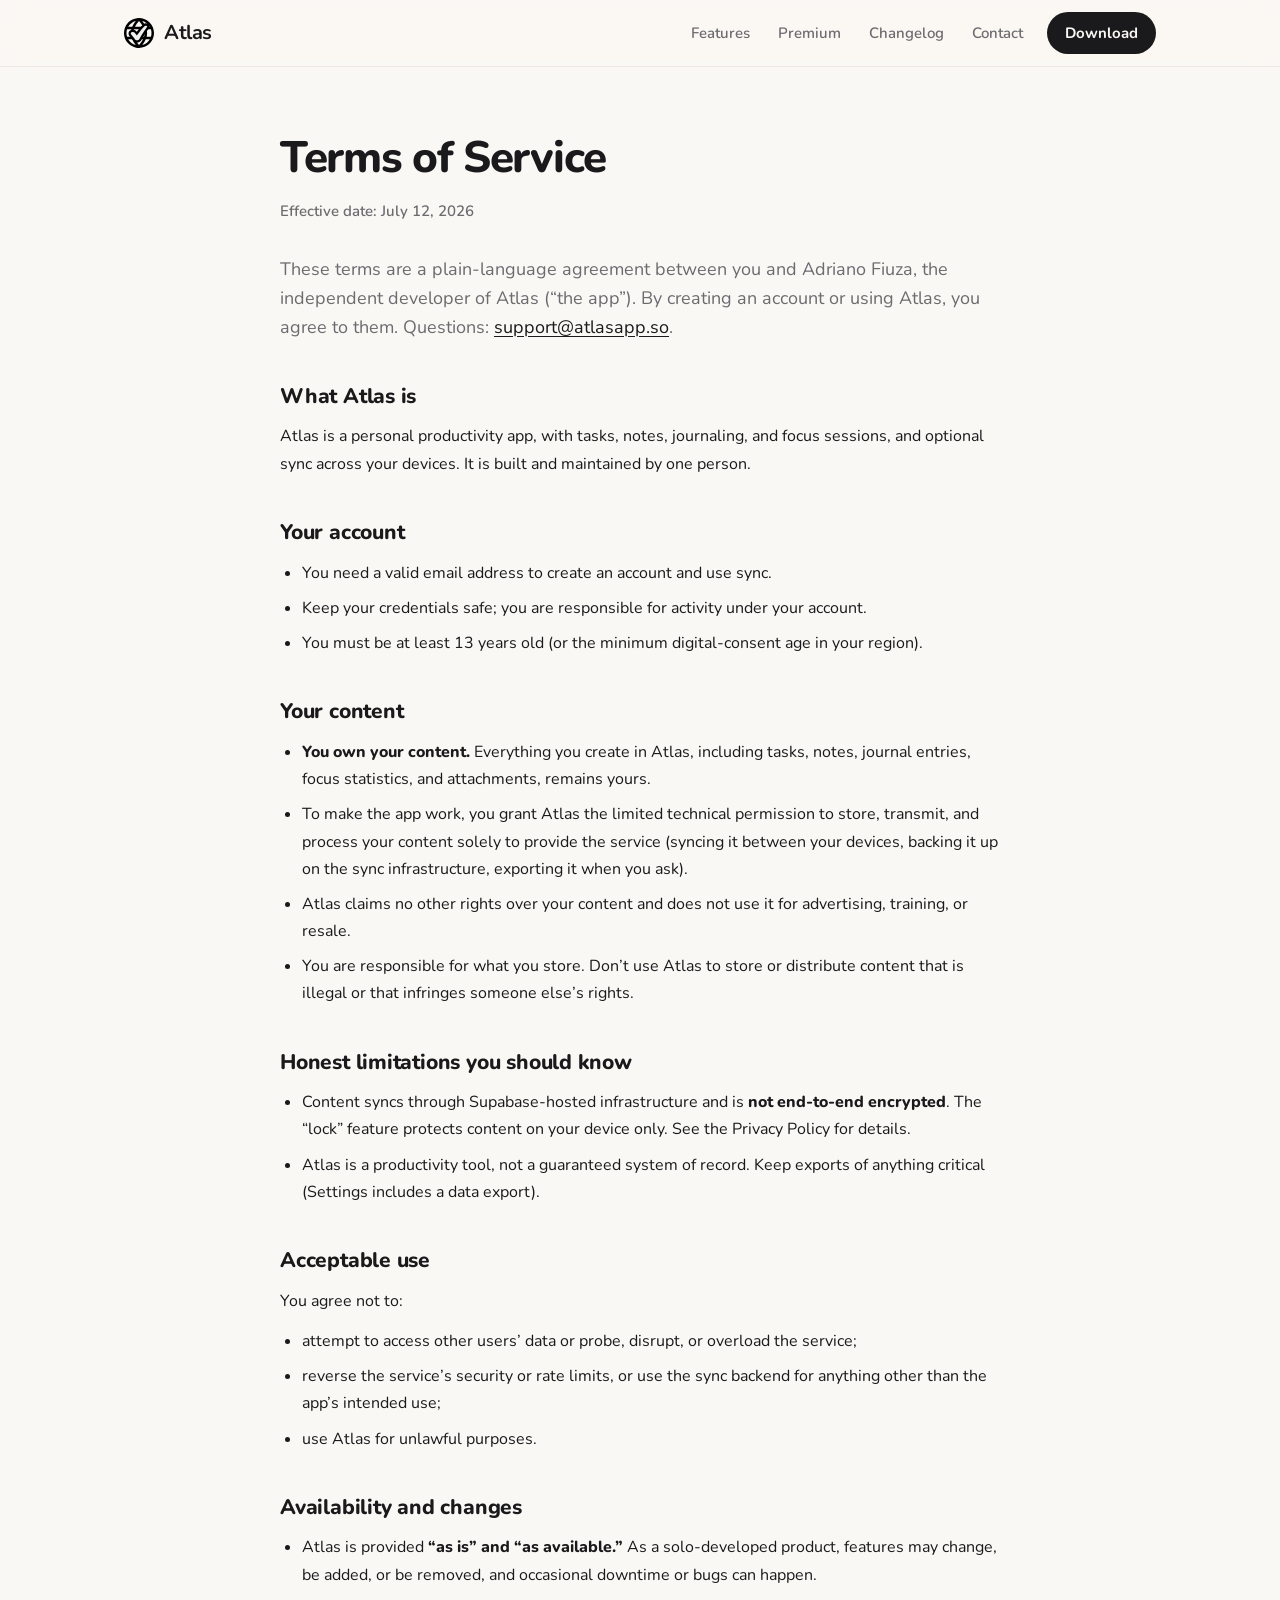
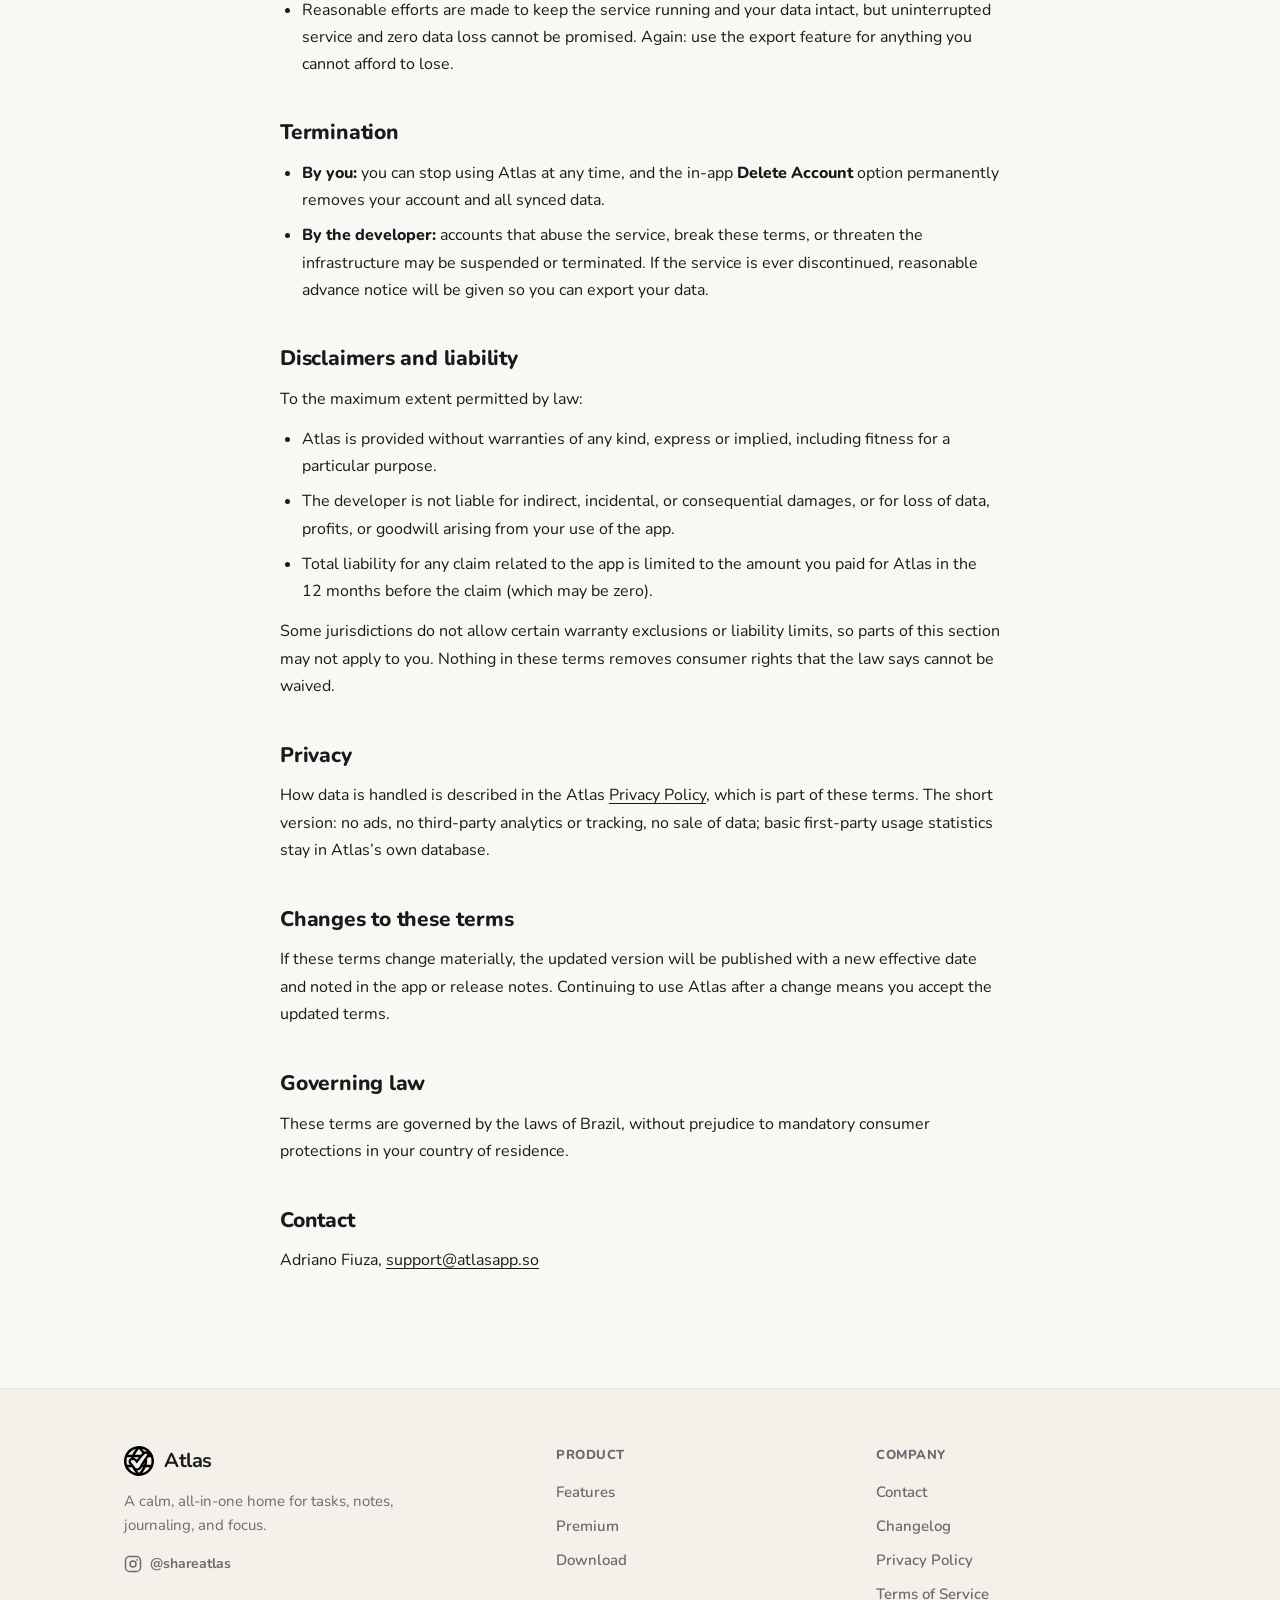
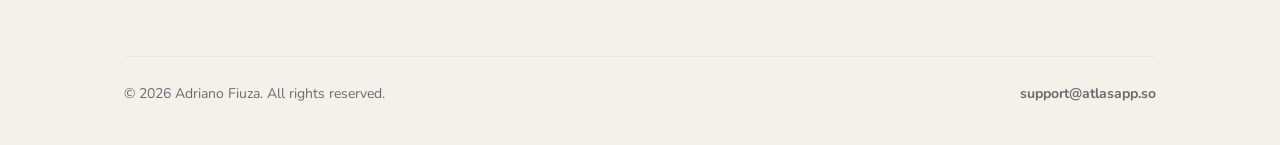
<file: terms.html>
<!DOCTYPE html>
<html lang="en">
<head>
<meta charset="utf-8">
<meta name="viewport" content="width=device-width, initial-scale=1">
<title>Terms of Service — Atlas</title>
<meta name="description" content="Atlas Terms of Service. A plain-language agreement about using the Atlas app and sync.">
<link rel="canonical" href="https://atlasapp.so/terms.html">
<meta name="theme-color" content="#faf8f4">
<link rel="icon" href="assets/atlas-logo.svg" type="image/svg+xml">
<meta property="og:title" content="Terms of Service — Atlas">
<meta property="og:url" content="https://atlasapp.so/terms.html">
<link rel="preconnect" href="https://fonts.googleapis.com">
<link rel="preconnect" href="https://fonts.gstatic.com" crossorigin>
<link href="https://fonts.googleapis.com/css2?family=Nunito:ital,wght@0,400;0,500;0,600;0,700;0,800;1,600&display=swap" rel="stylesheet">
<link rel="stylesheet" href="assets/site.css">
</head>
<body>

<header class="nav">
  <div class="container nav-in">
    <a class="brand" href="/"><img class="mark mark-dark" src="assets/atlas-logo.svg" alt="Atlas logo">Atlas</a>
    <nav class="nav-links">
      <a href="index.html#features">Features</a>
      <a href="index.html#premium">Premium</a>
      <a href="changelog.html">Changelog</a>
      <a href="contact.html">Contact</a>
    </nav>
    <a class="btn btn-primary" href="https://apps.apple.com/app/id6783143182" target="_blank" rel="noopener">Download</a>
  </div>
</header>

<main class="container">
  <article class="article">
    <h1>Terms of Service</h1>
    <p class="upd">Effective date: July 12, 2026</p>

    <p class="lead">These terms are a plain-language agreement between you and Adriano Fiuza, the independent developer of Atlas (&ldquo;the app&rdquo;). By creating an account or using Atlas, you agree to them. Questions: <a href="mailto:support@atlasapp.so">support@atlasapp.so</a>.</p>

    <h2>What Atlas is</h2>
    <p>Atlas is a personal productivity app, with tasks, notes, journaling, and focus sessions, and optional sync across your devices. It is built and maintained by one person.</p>

    <h2>Your account</h2>
    <ul>
      <li>You need a valid email address to create an account and use sync.</li>
      <li>Keep your credentials safe; you are responsible for activity under your account.</li>
      <li>You must be at least 13 years old (or the minimum digital-consent age in your region).</li>
    </ul>

    <h2>Your content</h2>
    <ul>
      <li><strong>You own your content.</strong> Everything you create in Atlas, including tasks, notes, journal entries, focus statistics, and attachments, remains yours.</li>
      <li>To make the app work, you grant Atlas the limited technical permission to store, transmit, and process your content solely to provide the service (syncing it between your devices, backing it up on the sync infrastructure, exporting it when you ask).</li>
      <li>Atlas claims no other rights over your content and does not use it for advertising, training, or resale.</li>
      <li>You are responsible for what you store. Don&rsquo;t use Atlas to store or distribute content that is illegal or that infringes someone else&rsquo;s rights.</li>
    </ul>

    <h2>Honest limitations you should know</h2>
    <ul>
      <li>Content syncs through Supabase-hosted infrastructure and is <strong>not end-to-end encrypted</strong>. The &ldquo;lock&rdquo; feature protects content on your device only. See the Privacy Policy for details.</li>
      <li>Atlas is a productivity tool, not a guaranteed system of record. Keep exports of anything critical (Settings includes a data export).</li>
    </ul>

    <h2>Acceptable use</h2>
    <p>You agree not to:</p>
    <ul>
      <li>attempt to access other users&rsquo; data or probe, disrupt, or overload the service;</li>
      <li>reverse the service&rsquo;s security or rate limits, or use the sync backend for anything other than the app&rsquo;s intended use;</li>
      <li>use Atlas for unlawful purposes.</li>
    </ul>

    <h2>Availability and changes</h2>
    <ul>
      <li>Atlas is provided <strong>&ldquo;as is&rdquo; and &ldquo;as available.&rdquo;</strong> As a solo-developed product, features may change, be added, or be removed, and occasional downtime or bugs can happen.</li>
      <li>Reasonable efforts are made to keep the service running and your data intact, but uninterrupted service and zero data loss cannot be promised. Again: use the export feature for anything you cannot afford to lose.</li>
    </ul>

    <h2>Termination</h2>
    <ul>
      <li><strong>By you:</strong> you can stop using Atlas at any time, and the in-app <strong>Delete Account</strong> option permanently removes your account and all synced data.</li>
      <li><strong>By the developer:</strong> accounts that abuse the service, break these terms, or threaten the infrastructure may be suspended or terminated. If the service is ever discontinued, reasonable advance notice will be given so you can export your data.</li>
    </ul>

    <h2>Disclaimers and liability</h2>
    <p>To the maximum extent permitted by law:</p>
    <ul>
      <li>Atlas is provided without warranties of any kind, express or implied, including fitness for a particular purpose.</li>
      <li>The developer is not liable for indirect, incidental, or consequential damages, or for loss of data, profits, or goodwill arising from your use of the app.</li>
      <li>Total liability for any claim related to the app is limited to the amount you paid for Atlas in the 12 months before the claim (which may be zero).</li>
    </ul>
    <p>Some jurisdictions do not allow certain warranty exclusions or liability limits, so parts of this section may not apply to you. Nothing in these terms removes consumer rights that the law says cannot be waived.</p>

    <h2>Privacy</h2>
    <p>How data is handled is described in the Atlas <a href="privacy.html">Privacy Policy</a>, which is part of these terms. The short version: no ads, no third-party analytics or tracking, no sale of data; basic first-party usage statistics stay in Atlas&rsquo;s own database.</p>

    <h2>Changes to these terms</h2>
    <p>If these terms change materially, the updated version will be published with a new effective date and noted in the app or release notes. Continuing to use Atlas after a change means you accept the updated terms.</p>

    <h2>Governing law</h2>
    <p>These terms are governed by the laws of Brazil, without prejudice to mandatory consumer protections in your country of residence.</p>

    <h2>Contact</h2>
    <p>Adriano Fiuza, <a href="mailto:support@atlasapp.so">support@atlasapp.so</a></p>
  </article>
</main>

<footer>
  <div class="container">
    <div class="foot-grid">
      <div class="foot-brand">
        <a class="brand" href="/"><img class="mark mark-dark" src="assets/atlas-logo.svg" alt="Atlas logo">Atlas</a>
        <p>A calm, all-in-one home for tasks, notes, journaling, and focus.</p>
        <a class="social" href="https://instagram.com/shareatlas" target="_blank" rel="noopener" aria-label="Atlas on Instagram">
          <svg viewBox="0 0 24 24" fill="none" stroke="currentColor" stroke-width="2" stroke-linecap="round" stroke-linejoin="round"><rect x="2" y="2" width="20" height="20" rx="5.5"/><circle cx="12" cy="12" r="4"/><circle cx="17.5" cy="6.5" r="1.2" fill="currentColor" stroke="none"/></svg>
          <span>@shareatlas</span>
        </a>
      </div>
      <div class="foot-col">
        <h5>Product</h5>
        <a href="index.html#features">Features</a>
        <a href="index.html#premium">Premium</a>
        <a href="https://apps.apple.com/app/id6783143182" target="_blank" rel="noopener">Download</a>
      </div>
      <div class="foot-col">
        <h5>Company</h5>
        <a href="contact.html">Contact</a>
        <a href="changelog.html">Changelog</a>
        <a href="privacy.html">Privacy Policy</a>
        <a href="terms.html">Terms of Service</a>
      </div>
    </div>
    <div class="foot-bottom">
      <span>© 2026 Adriano Fiuza. All rights reserved.</span>
      <a href="mailto:support@atlasapp.so" style="text-decoration:none; font-weight:700;">support@atlasapp.so</a>
    </div>
  </div>
</footer>
<script src="assets/site.js"></script>
</body>
</html>
</file>
<file: assets/site.css>
/* Atlas site — shared design tokens + chrome (nav / footer / buttons) */
:root{
  --bg:#faf8f4; --bg2:#f4f1ea; --card:#ffffff; --text:#1a1a1c; --muted:#6b6b70;
  --border:#ece9e2; --border2:#e2ded4; --gold:#B8912F; --gold-soft:#f6efdd;
  --shadow:0 30px 70px rgba(30,25,15,.13), 0 6px 20px rgba(30,25,15,.07);
}
*{ box-sizing:border-box; }
html{ scroll-behavior:smooth; }
html,body{ margin:0; }
body{
  font-family:'Nunito',-apple-system,BlinkMacSystemFont,'Segoe UI',sans-serif;
  background:var(--bg); color:var(--text); line-height:1.6;
  -webkit-font-smoothing:antialiased; overflow-x:clip;
}
a{ color:inherit; }
img{ max-width:100%; }
.container{ max-width:1080px; margin:0 auto; padding:0 24px; }
.narrow{ max-width:720px; }

/* Nav */
header.nav{ position:sticky; top:0; z-index:50; background:color-mix(in srgb, var(--bg) 82%, transparent); backdrop-filter:saturate(140%) blur(14px); -webkit-backdrop-filter:saturate(140%) blur(14px); border-bottom:1px solid var(--border); }
.nav-in{ display:flex; align-items:center; gap:16px; height:66px; }
.brand{ display:flex; align-items:center; gap:10px; text-decoration:none; font-family:'Nunito',-apple-system,BlinkMacSystemFont,'Segoe UI',sans-serif; font-weight:700; font-size:20px; letter-spacing:-.02em; }
.brand .mark{ width:30px; height:30px; }
.nav-links{ display:flex; gap:28px; margin-left:auto; }
.nav-links a{ text-decoration:none; color:var(--muted); font-weight:600; font-size:15px; transition:color .15s; }
.nav-links a:hover{ color:var(--text); }
.btn{ display:inline-flex; align-items:center; gap:8px; font-weight:700; font-size:15px; text-decoration:none; border-radius:100px; padding:11px 20px; transition:transform .12s ease, opacity .15s; white-space:nowrap; border:none; cursor:pointer; }
.btn:active{ transform:scale(.97); }
.btn-primary{ background:var(--text); color:var(--bg); }
.btn-primary:hover{ opacity:.9; }
.btn-ghost{ border:1px solid var(--border); color:var(--text); background:var(--card); }
.nav .btn{ margin-left:8px; padding:9px 18px; }

/* App Store badge */
.appstore{ display:inline-flex; align-items:center; gap:11px; background:var(--text); color:var(--bg); border-radius:14px; padding:11px 20px 11px 18px; text-decoration:none; transition:transform .12s ease, opacity .15s; }
.appstore:active{ transform:scale(.97); }
.appstore:hover{ opacity:.9; }
.appstore svg{ width:26px; height:26px; flex:none; }
.appstore .l1{ font-size:11px; font-weight:600; letter-spacing:.02em; opacity:.85; line-height:1.1; }
.appstore .l2{ font-size:19px; font-weight:800; letter-spacing:-.01em; line-height:1.15; }

/* Footer */
footer{ background:var(--bg2); border-top:1px solid var(--border); padding:56px 0 40px; margin-top:80px; }
.foot-grid{ display:grid; grid-template-columns:1.4fr 1fr 1fr; gap:40px; margin-bottom:40px; }
.foot-brand .brand{ margin-bottom:12px; }
.foot-brand p{ color:var(--muted); font-size:15px; margin:0; max-width:32ch; }
.foot-brand .social{ display:inline-flex; align-items:center; gap:8px; margin-top:16px; color:var(--muted); text-decoration:none; font-weight:700; font-size:14px; transition:color .16s ease; }
.foot-brand .social:hover{ color:var(--text); }
.foot-brand .social svg{ width:18px; height:18px; }
.foot-col h5{ font-size:13px; font-weight:800; letter-spacing:.04em; text-transform:uppercase; color:var(--muted); margin:0 0 14px; }
.foot-col a{ display:block; width:fit-content; text-decoration:none; color:var(--muted); font-weight:600; font-size:15px; margin-bottom:10px; transition:color .16s ease, transform .16s ease; }
.foot-col a:hover{ color:var(--text); transform:translateX(4px); }
.foot-bottom a{ transition:color .15s ease; }
.foot-bottom a:hover{ text-decoration:underline; text-underline-offset:3px; }
.foot-bottom{ display:flex; justify-content:space-between; align-items:center; gap:16px; padding-top:26px; border-top:1px solid var(--border); color:var(--muted); font-size:14px; flex-wrap:wrap; }

.mark-dark{ filter:none; }

@media (max-width:820px){
  .nav-links{ display:none; }
  .nav .btn{ margin-left:auto; }   /* no nav links on mobile -> push Download to the right */
  .foot-grid{ grid-template-columns:1fr 1fr; gap:28px; }
  .foot-brand{ grid-column:1 / -1; }
}

/* Legal / article pages */
.article{ max-width:720px; margin:0 auto; padding:56px 0 20px; }
.article h1{ font-size:clamp(30px,4.5vw,44px); font-weight:800; letter-spacing:-.03em; margin:0 0 6px; }
.article .upd{ color:var(--muted); font-size:15px; font-weight:600; margin:0 0 30px; }
.article .lead{ font-size:18px; color:var(--muted); margin:0 0 26px; line-height:1.6; }
.article h2{ font-size:21px; font-weight:800; letter-spacing:-.01em; margin:38px 0 10px; }
.article p{ margin:0 0 13px; line-height:1.72; }
.article ul{ margin:0 0 13px; padding-left:22px; }
.article li{ margin:0 0 8px; line-height:1.7; }
.article a{ color:var(--text); text-underline-offset:3px; }
.article strong{ font-weight:800; }
</file>
